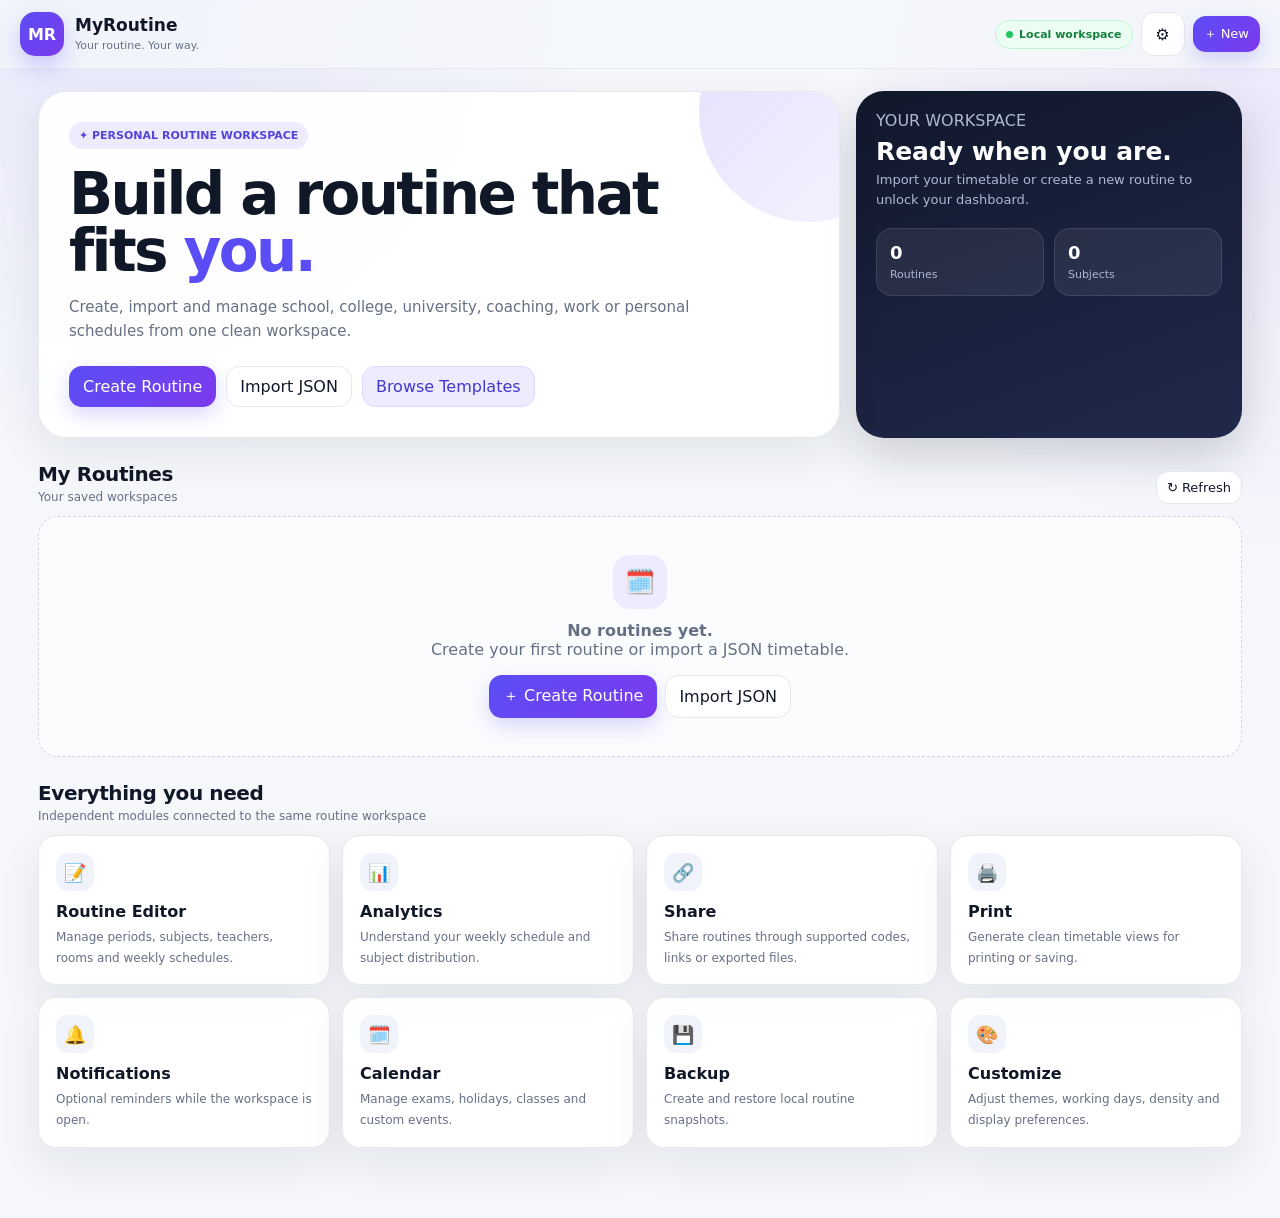
<file: index_replacement.html>
<!DOCTYPE html>
<html lang="en">
<head>
  <meta charset="UTF-8">
  <meta name="viewport" content="width=device-width, initial-scale=1.0, viewport-fit=cover">
  <meta name="theme-color" content="#0b1020">
  <meta name="description" content="MyRoutine — a modern routine and timetable workspace.">
  <title>MyRoutine — Your Routine. Your Way.</title>

  <style>
    *{box-sizing:border-box}
    :root{
      --bg:#f5f7fb;
      --surface:rgba(255,255,255,.92);
      --surface-solid:#fff;
      --surface-soft:#f0f3f9;
      --text:#101828;
      --muted:#667085;
      --faint:#98a2b3;
      --border:#e4e7ec;
      --primary:#5b4df5;
      --primary-2:#7c3aed;
      --primary-soft:#eeebff;
      --success:#16a34a;
      --warning:#d97706;
      --danger:#dc2626;
      --shadow:0 16px 45px rgba(16,24,40,.08);
      --shadow-sm:0 6px 20px rgba(16,24,40,.07);
      --radius:22px;
      --radius-sm:14px;
    }

    html,body{
      margin:0;
      padding:0;
      min-height:100%;
      background:
        radial-gradient(circle at 10% 0%,rgba(91,77,245,.09),transparent 28%),
        radial-gradient(circle at 100% 10%,rgba(124,58,237,.08),transparent 26%),
        var(--bg);
      color:var(--text);
      font-family:Inter,ui-sans-serif,system-ui,-apple-system,BlinkMacSystemFont,"Segoe UI",sans-serif;
    }

    body{min-height:100vh}
    button,input,select{font:inherit}
    button{cursor:pointer}
    button:disabled{opacity:.55;cursor:not-allowed}

    .app{min-height:100vh}

    /* TOP BAR */
    .topbar{
      position:sticky;
      top:0;
      z-index:60;
      display:flex;
      align-items:center;
      justify-content:space-between;
      gap:14px;
      padding:12px max(16px,calc((100vw - 1240px)/2));
      background:rgba(245,247,251,.82);
      backdrop-filter:blur(22px);
      border-bottom:1px solid rgba(228,231,236,.8);
    }

    .brand{display:flex;align-items:center;gap:11px;min-width:0}
    .logo{
      width:44px;height:44px;border-radius:15px;
      display:grid;place-items:center;
      color:#fff;font-weight:900;font-size:16px;
      background:linear-gradient(135deg,var(--primary),var(--primary-2));
      box-shadow:0 10px 24px rgba(91,77,245,.28);
      flex:0 0 auto;
    }
    .brand h1{font-size:17px;margin:0;line-height:1.1}
    .brand p{font-size:11px;color:var(--muted);margin:4px 0 0}
    .top-actions{display:flex;gap:8px;align-items:center}

    .icon-btn,.btn{
      border:1px solid var(--border);
      background:var(--surface-solid);
      color:var(--text);
      border-radius:13px;
      padding:10px 13px;
      transition:.18s ease;
    }
    .icon-btn:hover,.btn:hover{transform:translateY(-1px);box-shadow:var(--shadow-sm)}
    .icon-btn{width:44px;height:44px;padding:0}
    .btn.primary{
      background:linear-gradient(135deg,var(--primary),var(--primary-2));
      border-color:transparent;color:#fff;
      box-shadow:0 8px 20px rgba(91,77,245,.22);
    }
    .btn.soft{background:var(--primary-soft);border-color:#ddd8ff;color:#4338ca}
    .btn.danger{color:#fff;background:var(--danger);border-color:var(--danger)}
    .btn.small{padding:8px 10px;font-size:13px}
    .btn.ghost{background:transparent;border-color:transparent}
    .status-pill{
      display:inline-flex;align-items:center;gap:6px;
      padding:7px 10px;border-radius:999px;
      font-size:11px;font-weight:700;
      background:#ecfdf3;color:#15803d;border:1px solid #bbf7d0;
    }
    .status-dot{width:7px;height:7px;border-radius:50%;background:#22c55e}

    /* HOME */
    .home-wrap{max-width:1240px;margin:0 auto;padding:22px 18px 70px}

    .hero{
      display:grid;
      grid-template-columns:minmax(0,1.35fr) minmax(300px,.65fr);
      gap:16px;
      margin-bottom:16px;
    }

    .hero-card,.panel,.feature,.routine-card,.stat-card{
      background:var(--surface);
      border:1px solid rgba(228,231,236,.92);
      box-shadow:var(--shadow);
      backdrop-filter:blur(18px);
    }

    .hero-card{
      min-height:330px;
      padding:30px;
      border-radius:28px;
      position:relative;
      overflow:hidden;
    }

    .hero-card:after{
      content:"";
      position:absolute;
      width:220px;height:220px;
      right:-80px;top:-90px;
      border-radius:50%;
      background:linear-gradient(135deg,rgba(91,77,245,.18),rgba(124,58,237,.05));
    }

    .eyebrow{
      display:inline-flex;align-items:center;gap:7px;
      padding:7px 10px;border-radius:999px;
      background:var(--primary-soft);
      color:#5146d8;font-size:11px;font-weight:800;
      margin-bottom:17px;
    }

    .hero h2{
      max-width:700px;
      font-size:clamp(34px,5vw,58px);
      line-height:.98;
      letter-spacing:-.045em;
      margin:0 0 15px;
    }
    .hero h2 span{color:var(--primary)}
    .hero p{max-width:650px;color:var(--muted);line-height:1.65;margin:0 0 22px;font-size:15px}
    .hero-actions{display:flex;gap:10px;flex-wrap:wrap;position:relative;z-index:2}

    .hero-side{
      padding:20px;
      border-radius:28px;
      background:linear-gradient(160deg,#11182c,#20294b);
      color:#fff;
      box-shadow:0 18px 45px rgba(17,24,39,.18);
    }
    .hero-side .mini-label{color:#aeb8d2}
    .hero-side h3{font-size:25px;margin:7px 0 4px}
    .hero-side p{color:#aeb8d2;font-size:13px;line-height:1.55;margin:0}
    .hero-side-grid{display:grid;grid-template-columns:1fr 1fr;gap:10px;margin-top:18px}
    .hero-side-item{
      padding:13px;border-radius:16px;
      background:rgba(255,255,255,.07);
      border:1px solid rgba(255,255,255,.1);
    }
    .hero-side-item b{display:block;font-size:18px}
    .hero-side-item span{font-size:11px;color:#aeb8d2}

    .section-head{
      display:flex;align-items:flex-end;justify-content:space-between;
      gap:10px;margin:24px 0 12px;
    }
    .section-head h3{margin:0;font-size:20px;letter-spacing:-.02em}
    .section-head p{margin:4px 0 0;color:var(--muted);font-size:12px}

    .routine-grid{display:grid;grid-template-columns:repeat(3,1fr);gap:13px}
    .routine-card{
      padding:17px;border-radius:20px;
      transition:.18s ease;
    }
    .routine-card:hover{transform:translateY(-2px);box-shadow:0 20px 48px rgba(16,24,40,.11)}
    .routine-card-top{display:flex;justify-content:space-between;gap:10px;align-items:flex-start}
    .routine-icon{
      width:42px;height:42px;border-radius:13px;
      display:grid;place-items:center;
      color:#4c43d4;background:var(--primary-soft);
      font-weight:900;
    }
    .routine-card h4{margin:13px 0 5px;font-size:17px}
    .routine-meta{font-size:12px;color:var(--muted);line-height:1.6;min-height:42px}
    .routine-actions{display:flex;gap:7px;flex-wrap:wrap;margin-top:14px}
    .empty{
      grid-column:1/-1;
      padding:38px 22px;text-align:center;
      color:var(--muted);
      border:1px dashed #cfd5df;
      border-radius:20px;
      background:rgba(255,255,255,.62);
    }
    .empty-icon{
      width:54px;height:54px;border-radius:17px;
      display:grid;place-items:center;margin:0 auto 12px;
      background:var(--primary-soft);font-size:24px;
    }

    .features{display:grid;grid-template-columns:repeat(4,1fr);gap:12px}
    .feature{padding:17px;border-radius:18px}
    .feature-icon{
      width:38px;height:38px;border-radius:12px;
      display:grid;place-items:center;
      background:var(--surface-soft);
      font-size:18px;
    }
    .feature b{display:block;margin:11px 0 5px}
    .feature span{font-size:12px;color:var(--muted);line-height:1.55}

    /* WORKSPACE */
    #workspace{display:none}
    .workspace-shell{max-width:1240px;margin:0 auto;padding:18px 18px 60px}
    .workspace-bar{
      display:flex;align-items:center;gap:9px;flex-wrap:wrap;
      margin-bottom:14px;
    }
    .workspace-title{flex:1;min-width:190px}
    .workspace-title h2{margin:0;font-size:23px;letter-spacing:-.025em}
    .workspace-title p{margin:4px 0 0;color:var(--muted);font-size:12px}
    .workspace-panel{
      min-height:70vh;
      background:transparent;
    }

    .dashboard-shell{
      display:grid;
      grid-template-columns:minmax(0,1fr) 320px;
      gap:14px;
    }
    .dashboard-main,.dashboard-side{
      display:flex;flex-direction:column;gap:14px;
    }
    .panel{border-radius:22px;padding:18px}
    .panel-title{
      display:flex;align-items:center;justify-content:space-between;
      gap:10px;margin-bottom:14px;
    }
    .panel-title h3{margin:0;font-size:16px}
    .panel-title span{font-size:11px;color:var(--muted)}

    .welcome{
      padding:22px;
      border-radius:22px;
      color:#fff;
      background:linear-gradient(135deg,#161c31,#303b6d);
      box-shadow:0 18px 45px rgba(22,28,49,.18);
    }
    .welcome small{color:#b9c1d9}
    .welcome h3{margin:7px 0 5px;font-size:26px}
    .welcome p{margin:0;color:#c4cbe0;font-size:13px;line-height:1.55}
    .dashboard-actions{display:flex;gap:8px;flex-wrap:wrap;margin-top:16px}
    .dashboard-actions .btn{background:rgba(255,255,255,.1);color:#fff;border-color:rgba(255,255,255,.14)}

    .stats-grid{display:grid;grid-template-columns:repeat(4,1fr);gap:10px}
    .stat-card{padding:15px;border-radius:18px}
    .stat-card span{font-size:11px;color:var(--muted)}
    .stat-card strong{display:block;font-size:25px;margin-top:5px;letter-spacing:-.03em}
    .stat-card em{font-style:normal;font-size:10px;color:var(--faint)}

    .next-class{
      padding:16px;border-radius:18px;
      background:linear-gradient(135deg,var(--primary-soft),#f7f5ff);
      border:1px solid #ded9ff;
    }
    .next-class .label{font-size:11px;color:#5b54a8;font-weight:800}
    .next-class h4{margin:7px 0 3px;font-size:20px}
    .next-class p{margin:0;color:#66618d;font-size:12px}

    .today-list{display:grid;gap:8px}
    .class-row{
      display:grid;
      grid-template-columns:82px minmax(0,1fr) auto;
      gap:10px;align-items:center;
      padding:11px;
      border-radius:14px;
      background:var(--surface-soft);
    }
    .class-time{font-size:11px;font-weight:800}
    .class-name{font-size:13px;font-weight:750}
    .class-sub{font-size:10px;color:var(--muted);margin-top:2px}
    .class-badge{
      padding:5px 8px;border-radius:999px;
      background:#fff;border:1px solid var(--border);
      font-size:10px;color:var(--muted)
    }

    .week-grid{display:grid;grid-template-columns:repeat(6,1fr);gap:7px}
    .day-card{
      min-height:105px;padding:10px;border-radius:15px;
      background:var(--surface-soft);
      border:1px solid transparent;
    }
    .day-card.active{background:var(--primary-soft);border-color:#ddd8ff}
    .day-name{font-size:11px;font-weight:800}
    .day-count{font-size:10px;color:var(--muted);margin-top:4px}
    .day-bar{height:5px;border-radius:99px;background:#dfe3eb;margin-top:13px;overflow:hidden}
    .day-bar i{display:block;height:100%;width:40%;border-radius:99px;background:var(--primary)}

    .quick-actions{display:grid;grid-template-columns:1fr 1fr;gap:8px}
    .quick-action{
      text-align:left;padding:13px;border-radius:15px;
      border:1px solid var(--border);background:var(--surface-solid);
    }
    .quick-action b{display:block;font-size:12px}
    .quick-action span{font-size:10px;color:var(--muted)}

    /* MODAL */
    .modal-backdrop{
      position:fixed;inset:0;z-index:100;
      display:none;
      background:rgba(15,23,42,.56);
      backdrop-filter:blur(7px);
      padding:14px;
      align-items:center;justify-content:center;
    }
    .modal-backdrop.open{display:flex}
    .modal{
      width:min(600px,100%);
      max-height:92vh;overflow:auto;
      background:var(--surface-solid);
      border-radius:24px;
      border:1px solid var(--border);
      box-shadow:0 30px 90px rgba(0,0,0,.25);
    }
    .modal-head{
      display:flex;align-items:center;justify-content:space-between;
      padding:18px 20px;border-bottom:1px solid var(--border)
    }
    .modal-head h3{margin:0;font-size:18px}
    .modal-body{padding:20px}
    .form-grid{display:grid;grid-template-columns:1fr 1fr;gap:13px}
    .field{display:flex;flex-direction:column;gap:6px}
    .field.full{grid-column:1/-1}
    .field label{font-size:11px;font-weight:800;color:var(--muted)}
    .field input,.field select{
      width:100%;padding:11px 12px;
      border:1px solid var(--border);
      border-radius:12px;background:#fff;color:var(--text);
      outline:none;
    }
    .field input:focus,.field select:focus{border-color:var(--primary);box-shadow:0 0 0 3px rgba(91,77,245,.1)}
    .modal-footer{
      display:flex;justify-content:flex-end;gap:8px;
      padding:15px 20px;border-top:1px solid var(--border)
    }

    .toast{
      position:fixed;left:50%;bottom:22px;z-index:300;
      transform:translate(-50%,20px);opacity:0;pointer-events:none;
      background:#111827;color:#fff;padding:11px 15px;border-radius:13px;
      box-shadow:0 15px 35px rgba(0,0,0,.2);
      transition:.2s;font-size:13px;
    }
    .toast.show{opacity:1;transform:translate(-50%,0)}
    .hidden{display:none!important}

    @media(max-width:900px){
      .hero{grid-template-columns:1fr}
      .routine-grid{grid-template-columns:1fr 1fr}
      .features{grid-template-columns:1fr 1fr}
      .dashboard-shell{grid-template-columns:1fr}
      .stats-grid{grid-template-columns:repeat(2,1fr)}
      .week-grid{grid-template-columns:repeat(3,1fr)}
    }

    @media(max-width:560px){
      .topbar{padding:10px 12px}
      .home-wrap,.workspace-shell{padding-left:12px;padding-right:12px}
      .hero-card{padding:23px}
      .hero h2{font-size:38px}
      .routine-grid,.features{grid-template-columns:1fr}
      .form-grid{grid-template-columns:1fr}
      .field.full{grid-column:auto}
      .topbar .status-pill{display:none}
      .brand p{display:none}
      .workspace-bar .btn.small{padding:8px}
      .workspace-title h2{font-size:19px}
      .class-row{grid-template-columns:70px minmax(0,1fr)}
      .class-badge{display:none}
      .week-grid{grid-template-columns:repeat(2,1fr)}
    }
  </style>
</head>

<body>

<div class="app" id="homeApp">

  <header class="topbar">
    <div class="brand">
      <div class="logo">MR</div>
      <div>
        <h1>MyRoutine</h1>
        <p>Your routine. Your way.</p>
      </div>
    </div>

    <div class="top-actions">
      <span class="status-pill">
        <i class="status-dot"></i>
        Local workspace
      </span>
      <button class="icon-btn" type="button" onclick="openSettings()" aria-label="Settings">⚙️</button>
      <button class="btn primary small" type="button" onclick="openCreateModal()">＋ New</button>
    </div>
  </header>

  <div class="home-wrap">

    <section class="hero">
      <div class="hero-card">
        <div class="eyebrow">✦ PERSONAL ROUTINE WORKSPACE</div>

        <h2>
          Build a routine that fits <span>you.</span>
        </h2>

        <p>
          Create, import and manage school, college, university,
          coaching, work or personal schedules from one clean workspace.
        </p>

        <div class="hero-actions">
          <button class="btn primary" type="button" onclick="openCreateModal()">
            Create Routine
          </button>

          <button class="btn" type="button" onclick="importRoutine()">
            Import JSON
          </button>

          <button class="btn soft" type="button" onclick="openTemplates()">
            Browse Templates
          </button>
        </div>
      </div>

      <aside class="hero-side">
        <span class="mini-label">YOUR WORKSPACE</span>
        <h3 id="heroRoutineTitle">Ready when you are.</h3>
        <p id="heroRoutineMeta">
          Import your timetable or create a new routine to unlock your dashboard.
        </p>

        <div class="hero-side-grid">
          <div class="hero-side-item">
            <b id="heroRoutineCount">0</b>
            <span>Routines</span>
          </div>
          <div class="hero-side-item">
            <b id="heroSubjectCount">0</b>
            <span>Subjects</span>
          </div>
        </div>
      </aside>
    </section>

    <div class="section-head">
      <div>
        <h3>My Routines</h3>
        <p>Your saved workspaces</p>
      </div>

      <button class="btn small" type="button" onclick="refreshHome()">
        ↻ Refresh
      </button>
    </div>

    <section id="routineList" class="routine-grid"></section>

    <div class="section-head">
      <div>
        <h3>Everything you need</h3>
        <p>Independent modules connected to the same routine workspace</p>
      </div>
    </div>

    <section class="features">
      <div class="feature">
        <div class="feature-icon">📝</div>
        <b>Routine Editor</b>
        <span>Manage periods, subjects, teachers, rooms and weekly schedules.</span>
      </div>

      <div class="feature">
        <div class="feature-icon">📊</div>
        <b>Analytics</b>
        <span>Understand your weekly schedule and subject distribution.</span>
      </div>

      <div class="feature">
        <div class="feature-icon">🔗</div>
        <b>Share</b>
        <span>Share routines through supported codes, links or exported files.</span>
      </div>

      <div class="feature">
        <div class="feature-icon">🖨️</div>
        <b>Print</b>
        <span>Generate clean timetable views for printing or saving.</span>
      </div>

      <div class="feature">
        <div class="feature-icon">🔔</div>
        <b>Notifications</b>
        <span>Optional reminders while the workspace is open.</span>
      </div>

      <div class="feature">
        <div class="feature-icon">🗓️</div>
        <b>Calendar</b>
        <span>Manage exams, holidays, classes and custom events.</span>
      </div>

      <div class="feature">
        <div class="feature-icon">💾</div>
        <b>Backup</b>
        <span>Create and restore local routine snapshots.</span>
      </div>

      <div class="feature">
        <div class="feature-icon">🎨</div>
        <b>Customize</b>
        <span>Adjust themes, working days, density and display preferences.</span>
      </div>
    </section>

  </div>
</div>


<!-- WORKSPACE / DASHBOARD -->
<div id="workspace">

  <div class="workspace-shell">

    <div class="workspace-bar">
      <button class="btn small" type="button" onclick="closeWorkspace()">← Home</button>

      <div class="workspace-title">
        <h2 id="workspaceName">MyRoutine</h2>
        <p id="workspaceMeta">Routine workspace</p>
      </div>

      <button class="btn small" type="button" onclick="openViewer()">👁 View</button>
      <button class="btn small" type="button" onclick="openEditor()">✏️ Edit</button>
      <button class="btn small" type="button" onclick="openCalendar()">📅</button>
      <button class="btn small" type="button" onclick="openSettings()">⚙️</button>
    </div>

    <div id="workspacePanel" class="workspace-panel"></div>

  </div>
</div>


<!-- CREATE ROUTINE -->
<div id="createModal" class="modal-backdrop" onclick="backdropClose(event,'createModal')">
  <div class="modal">

    <div class="modal-head">
      <h3>Create a new routine</h3>
      <button class="icon-btn" type="button" onclick="closeModal('createModal')">×</button>
    </div>

    <form id="createForm">

      <div class="modal-body">

        <div class="form-grid">

          <div class="field full">
            <label>Routine name *</label>
            <input id="routineName" required placeholder="e.g. Class 11 Weekly Routine">
          </div>

          <div class="field">
            <label>Institution type</label>
            <select id="institutionType">
              <option>School</option>
              <option>College</option>
              <option>University</option>
              <option>Coaching Institute</option>
              <option>Work</option>
              <option>Personal</option>
              <option>Other</option>
            </select>
          </div>

          <div class="field">
            <label>Institution name</label>
            <input id="institutionName" placeholder="Optional">
          </div>

          <div class="field">
            <label>Course / Class</label>
            <input id="course" placeholder="e.g. Class 11 / B.Tech CSE">
          </div>

          <div class="field">
            <label>Section</label>
            <input id="section" placeholder="e.g. A">
          </div>

          <div class="field">
            <label>Session</label>
            <input id="session" placeholder="e.g. 2026–27">
          </div>

          <div class="field">
            <label>Week starts</label>
            <select id="weekStart">
              <option value="Monday">Monday</option>
              <option value="Sunday">Sunday</option>
            </select>
          </div>

        </div>

      </div>

      <div class="modal-footer">
        <button class="btn" type="button" onclick="closeModal('createModal')">Cancel</button>
        <button class="btn primary" type="submit">Create & Open</button>
      </div>

    </form>
  </div>
</div>


<div id="toast" class="toast"></div>


<!-- Existing MyRoutine modules -->
<script src="myroutine.js"></script>
<script src="routine-ui.js"></script>
<script src="routine-storage.js"></script>
<script src="routine-data.js"></script>
<script src="routine-settings.js"></script>
<script src="routine-editor.js"></script>
<script src="routine-view.js"></script>
<script src="routine-share.js"></script>
<script src="routine-calendar.js"></script>
<script src="routine-notifications.js"></script>
<script src="routine-templates.js"></script>
<script src="routine-dashboard.js"></script>
<script src="routine-search.js"></script>
<script src="routine-analytics.js"></script>
<script src="routine-backup.js"></script>
<script src="routine-print.js"></script>


<script>
(function () {
  "use strict";

  window.MyRoutineIndex = {
    workspaceOpen: false
  };


  function app() {
    return window.MyRoutine || null;
  }


  function routines() {
    const a = app();

    if (!a) return [];

    /*
     * The current core exposes its real data
     * through state.data.routines.
     */
    if (
      a.state &&
      a.state.data &&
      Array.isArray(a.state.data.routines)
    ) {
      return a.state.data.routines;
    }

    if (typeof a.getRoutines === "function") {
      try {
        return a.getRoutines() || [];
      } catch (error) {
        console.error(error);
      }
    }

    if (
      a.data &&
      Array.isArray(a.data.routines)
    ) {
      return a.data.routines;
    }

    return [];
  }


  function activeRoutine() {
    const a = app();

    if (!a) return null;

    if (typeof a.getActiveRoutine === "function") {
      return a.getActiveRoutine();
    }

    const list = routines();

    const id =
      a.state &&
      a.state.activeRoutineId;

    return list.find(function (r) {
      return r.id === id;
    }) || null;
  }


  function notify(message) {
    const toast =
      document.getElementById("toast");

    if (!toast) return;

    toast.textContent = message;
    toast.classList.add("show");

    clearTimeout(window.__myRoutineToast);

    window.__myRoutineToast =
      setTimeout(function () {
        toast.classList.remove("show");
      }, 2300);
  }

  window.notifyMyRoutine = notify;


  function escapeHtml(value) {
    return String(value == null ? "" : value)
      .replace(/&/g, "&amp;")
      .replace(/</g, "&lt;")
      .replace(/>/g, "&gt;")
      .replace(/"/g, "&quot;")
      .replace(/'/g, "&#039;");
  }


  function institutionName(routine) {
    const institution =
      routine.institution ||
      routine.institutionName ||
      (
        routine.settings &&
        routine.settings.institutionName
      );

    if (typeof institution === "object") {
      return institution.name ||
             institution.type ||
             "Personal";
    }

    return institution || "Personal routine";
  }


  function courseName(routine) {
    return (
      routine.course ||
      routine.className ||
      (
        routine.academic &&
        routine.academic.course
      ) ||
      (
        routine.settings &&
        routine.settings.course
      ) ||
      ""
    );
  }


  function renderHomeSummary(data) {
    const count =
      document.getElementById("heroRoutineCount");

    const subjectCount =
      document.getElementById("heroSubjectCount");

    const title =
      document.getElementById("heroRoutineTitle");

    const meta =
      document.getElementById("heroRoutineMeta");

    const totalSubjects =
      data.reduce(function (sum, routine) {
        return sum +
          (
            Array.isArray(routine.subjects)
              ? routine.subjects.length
              : 0
          );
      }, 0);

    if (count) {
      count.textContent = data.length;
    }

    if (subjectCount) {
      subjectCount.textContent = totalSubjects;
    }

    const first = data[0];

    if (first) {
      if (title) {
        title.textContent =
          first.name || "Your routine";
      }

      if (meta) {
        meta.textContent =
          institutionName(first) +
          (
            courseName(first)
              ? " · " + courseName(first)
              : ""
          );
      }
    } else {
      if (title) {
        title.textContent = "Ready when you are.";
      }

      if (meta) {
        meta.textContent =
          "Import your timetable or create a new routine to unlock your dashboard.";
      }
    }
  }


  function renderRoutines() {

    const list =
      document.getElementById("routineList");

    if (!list) return;

    const data = routines();

    renderHomeSummary(data);

    if (!data.length) {

      list.innerHTML =
        '<div class="empty">' +
          '<div class="empty-icon">🗓️</div>' +
          '<strong>No routines yet.</strong><br>' +
          '<span>Create your first routine or import a JSON timetable.</span>' +
          '<div style="margin-top:16px;display:flex;justify-content:center;gap:8px;flex-wrap:wrap">' +
            '<button class="btn primary" onclick="openCreateModal()">＋ Create Routine</button>' +
            '<button class="btn" onclick="importRoutine()">Import JSON</button>' +
          '</div>' +
        '</div>';

      return;
    }


    list.innerHTML =
      data.map(function (routine, index) {

        const subjects =
          Array.isArray(routine.subjects)
            ? routine.subjects.length
            : 0;

        const periods =
          Array.isArray(routine.periods)
            ? routine.periods.length
            : 0;

        return (
          '<article class="routine-card">' +

            '<div class="routine-card-top">' +

              '<div class="routine-icon">' +
                escapeHtml(
                  (routine.name || "MR")
                    .trim()
                    .slice(0,2)
                    .toUpperCase()
                ) +
              '</div>' +

              '<span class="status-pill">' +
                '<i class="status-dot"></i>' +
                'Ready' +
              '</span>' +

            '</div>' +

            '<h4>' +
              escapeHtml(
                routine.name ||
                "Untitled Routine"
              ) +
            '</h4>' +

            '<div class="routine-meta">' +
              escapeHtml(
                institutionName(routine)
              ) +

              (
                courseName(routine)
                  ? " · " +
                    escapeHtml(
                      courseName(routine)
                    )
                  : ""
              ) +

              '<br>' +

              subjects +
              ' subjects · ' +
              periods +
              ' periods' +

            '</div>' +

            '<div class="routine-actions">' +

              '<button class="btn primary small" ' +
                'onclick=\'openRoutineWorkspace(' +
                JSON.stringify(routine.id) +
                ')\'>Open workspace</button>' +

              '<button class="btn small" ' +
                'onclick=\'duplicateRoutine(' +
                JSON.stringify(routine.id) +
                ')\'>Duplicate</button>' +

              '<button class="btn small" ' +
                'onclick=\'deleteRoutine(' +
                JSON.stringify(routine.id) +
                ')\'>Delete</button>' +

            '</div>' +

          '</article>'
        );

      }).join("");
  }


  window.refreshHome = function () {
    renderRoutines();
  };


  /* =====================================================
     CREATE / MODAL
     ===================================================== */

  window.openCreateModal = function () {

    const modal =
      document.getElementById("createModal");

    if (!modal) return;

    modal.classList.add("open");

    setTimeout(function () {

      const input =
        document.getElementById("routineName");

      if (input) input.focus();

    }, 80);
  };


  window.closeModal = function (id) {

    const el =
      document.getElementById(id);

    if (el) {
      el.classList.remove("open");
    }
  };


  window.backdropClose = function (event, id) {

    if (event.target.id === id) {
      closeModal(id);
    }
  };


  document
    .getElementById("createForm")
    .addEventListener(
      "submit",
      function (event) {

        event.preventDefault();

        const name =
          document
            .getElementById("routineName")
            .value
            .trim();

        if (!name) return;

        const payload = {

          name,

          institutionName:
            document
              .getElementById("institutionName")
              .value
              .trim(),

          institutionType:
            document
              .getElementById("institutionType")
              .value,

          course:
            document
              .getElementById("course")
              .value
              .trim(),

          section:
            document
              .getElementById("section")
              .value
              .trim(),

          session:
            document
              .getElementById("session")
              .value
              .trim(),

          weekStart:
            document
              .getElementById("weekStart")
              .value
        };

        const a = app();

        let created = null;

        try {

          if (
            a &&
            typeof a.createRoutine === "function"
          ) {
            created =
              a.createRoutine(payload);
          }

        } catch (error) {
          console.error(error);
          notify("Could not create the routine.");
        }

        closeModal("createModal");

        renderRoutines();

        if (created && created.id) {

          setTimeout(function () {
            openRoutineWorkspace(
              created.id
            );
          }, 100);

        } else {
          notify("Routine created.");
        }
      }
    );


  /* =====================================================
     IMPORT JSON
     ===================================================== */

  window.importRoutine = function () {

    const a = app();

    if (
      !a ||
      typeof a.importRoutineFile !== "function"
    ) {
      notify(
        "JSON importer is unavailable."
      );
      return;
    }

    const input =
      document.createElement("input");

    input.type = "file";
    input.accept = ".json,application/json";

    input.onchange =
      async function () {

        const file =
          input.files &&
          input.files[0];

        if (!file) return;

        try {

          await a.importRoutineFile(file);

          renderRoutines();

          const current =
            activeRoutine();

          if (current) {
            setTimeout(function () {
              openRoutineWorkspace(
                current.id
              );
            }, 100);
          }

          notify(
            "JSON routine imported successfully."
          );

        } catch (error) {

          console.error(error);

          notify(
            error.message ||
            "Unable to import JSON."
          );
        }
      };

    input.click();
  };


  /* =====================================================
     WORKSPACE DASHBOARD
     ===================================================== */

  function dayKey(date) {
    return [
      "sunday",
      "monday",
      "tuesday",
      "wednesday",
      "thursday",
      "friday",
      "saturday"
    ][date.getDay()];
  }


  function todayClasses(routine) {

    const day = dayKey(new Date());

    const schedule =
      routine.schedule || {};

    const entries =
      Array.isArray(schedule[day])
        ? schedule[day]
        : Array.isArray(schedule[
            day.charAt(0).toUpperCase() +
            day.slice(1)
          ])
          ? schedule[
              day.charAt(0).toUpperCase() +
              day.slice(1)
            ]
          : [];

    return entries.map(function (entry) {

      const period =
        Array.isArray(routine.periods)
          ? routine.periods.find(
              p => p.id === entry.periodId
            )
          : null;

      const subject =
        Array.isArray(routine.subjects)
          ? routine.subjects.find(
              s => s.id === entry.subjectId
            )
          : null;

      return {
        entry,
        period,
        subject
      };

    });
  }


  function renderDashboard(routine) {

    const panel =
      document.getElementById(
        "workspacePanel"
      );

    if (!panel) return;

    const subjects =
      Array.isArray(routine.subjects)
        ? routine.subjects
        : [];

    const periods =
      Array.isArray(routine.periods)
        ? routine.periods
        : [];

    const classes =
      todayClasses(routine);

    const schedule =
      routine.schedule || {};

    const days = [
      "Monday",
      "Tuesday",
      "Wednesday",
      "Thursday",
      "Friday",
      "Saturday"
    ];

    let totalClasses = 0;

    days.forEach(function (day) {
      const key =
        day.toLowerCase();

      const list =
        Array.isArray(schedule[key])
          ? schedule[key]
          : Array.isArray(schedule[day])
            ? schedule[day]
            : [];

      totalClasses += list.length;
    });


    const todayName =
      new Date().toLocaleDateString(
        "en-US",
        { weekday:"long" }
      );


    const firstClass =
      classes[0] || null;


    let todayHTML = "";

    if (!classes.length) {

      todayHTML =
        '<div class="empty" style="padding:24px">' +
          '<div class="empty-icon">☕</div>' +
          '<strong>No classes scheduled for ' +
          escapeHtml(todayName) +
          '.</strong><br>' +
          '<span>Your timetable is clear today.</span>' +
        '</div>';

    } else {

      todayHTML =
        '<div class="today-list">' +

          classes.map(function (item) {

            const p =
              item.period || {};

            const s =
              item.subject || {};

            const time =
              p.start && p.end
                ? p.start + " – " + p.end
                : "Scheduled";

            return (
              '<div class="class-row">' +

                '<div class="class-time">' +
                  escapeHtml(time) +
                '</div>' +

                '<div>' +
                  '<div class="class-name">' +
                    escapeHtml(
                      s.name ||
                      s.title ||
                      "Class"
                    ) +
                  '</div>' +

                  '<div class="class-sub">' +
                    escapeHtml(
                      s.teacher ||
                      s.faculty ||
                      ""
                    ) +
                  '</div>' +
                '</div>' +

                '<span class="class-badge">' +
                  escapeHtml(
                    p.room ||
                    p.type ||
                    "Class"
                  ) +
                '</span>' +

              '</div>'
            );

          }).join("") +

        '</div>';
    }


    const weekHTML =
      days.map(function (day) {

        const key =
          day.toLowerCase();

        const list =
          Array.isArray(schedule[key])
            ? schedule[key]
            : Array.isArray(schedule[day])
              ? schedule[day]
              : [];

        const width =
          Math.min(
            100,
            Math.max(
              10,
              list.length * 18
            )
          );

        const active =
          day === todayName
            ? " active"
            : "";

        return (
          '<div class="day-card' +
            active +
          '">' +

            '<div class="day-name">' +
              day.slice(0,3) +
            '</div>' +

            '<div class="day-count">' +
              list.length +
              ' classes' +
            '</div>' +

            '<div class="day-bar">' +
              '<i style="width:' +
                width +
              '%"></i>' +
            '</div>' +

          '</div>'
        );

      }).join("");


    panel.innerHTML =

      '<div class="dashboard-shell">' +

        '<div class="dashboard-main">' +

          '<section class="welcome">' +

            '<small>' +
              escapeHtml(
                institutionName(routine)
              ) +
            '</small>' +

            '<h3>' +
              escapeHtml(
                routine.name ||
                "Your routine"
              ) +
            '</h3>' +

            '<p>' +
              escapeHtml(
                courseName(routine) ||
                "Your personal timetable workspace"
              ) +
            '</p>' +

            '<div class="dashboard-actions">' +

              '<button class="btn" onclick="openEditor()">✏️ Edit</button>' +
              '<button class="btn" onclick="openViewer()">👁 Timetable</button>' +
              '<button class="btn" onclick="openCalendar()">📅 Calendar</button>' +
              '<button class="btn" onclick="openAnalytics()">📊 Analytics</button>' +

            '</div>' +

          '</section>' +


          '<section class="stats-grid">' +

            '<div class="stat-card">' +
              '<span>Subjects</span>' +
              '<strong>' +
                subjects.length +
              '</strong>' +
              '<em>in this routine</em>' +
            '</div>' +

            '<div class="stat-card">' +
              '<span>Periods</span>' +
              '<strong>' +
                periods.length +
              '</strong>' +
              '<em>defined slots</em>' +
            '</div>' +

            '<div class="stat-card">' +
              '<span>Weekly classes</span>' +
              '<strong>' +
                totalClasses +
              '</strong>' +
              '<em>scheduled entries</em>' +
            '</div>' +

            '<div class="stat-card">' +
              '<span>Today</span>' +
              '<strong>' +
                classes.length +
              '</strong>' +
              '<em>' +
                escapeHtml(todayName) +
              '</em>' +
            '</div>' +

          '</section>' +


          '<section class="panel">' +

            '<div class="panel-title">' +
              '<h3>Today</h3>' +
              '<span>' +
                escapeHtml(todayName) +
              '</span>' +
            '</div>' +

            (
              firstClass
                ? '<div class="next-class">' +
                    '<div class="label">NEXT UP</div>' +
                    '<h4>' +
                      escapeHtml(
                        (
                          firstClass.subject || {}
                        ).name ||
                        (
                          firstClass.subject || {}
                        ).title ||
                        "Scheduled class"
                      ) +
                    '</h4>' +
                    '<p>' +
                      escapeHtml(
                        (
                          firstClass.period || {}
                        ).start || ""
                      ) +
                      (
                        (
                          firstClass.period || {}
                        ).end
                          ? " – " +
                            (
                              firstClass.period || {}
                            ).end
                          : ""
                      ) +
                    '</p>' +
                  '</div>'
                : ""
            ) +

            '<div style="margin-top:12px">' +
              todayHTML +
            '</div>' +

          '</section>' +


          '<section class="panel">' +

            '<div class="panel-title">' +
              '<h3>Week overview</h3>' +
              '<span>Classes by day</span>' +
            '</div>' +

            '<div class="week-grid">' +
              weekHTML +
            '</div>' +

          '</section>' +

        '</div>' +


        '<aside class="dashboard-side">' +

          '<section class="panel">' +

            '<div class="panel-title">' +
              '<h3>Quick actions</h3>' +
              '<span>Workspace</span>' +
            '</div>' +

            '<div class="quick-actions">' +

              '<button class="quick-action" onclick="openEditor()">' +
                '<b>✏️ Edit routine</b>' +
                '<span>Change subjects & periods</span>' +
              '</button>' +

              '<button class="quick-action" onclick="openViewer()">' +
                '<b>👁 View timetable</b>' +
                '<span>Open the full timetable</span>' +
              '</button>' +

              '<button class="quick-action" onclick="openSearch()">' +
                '<b>🔎 Search</b>' +
                '<span>Find schedule entries</span>' +
              '</button>' +

              '<button class="quick-action" onclick="openTemplates()">' +
                '<b>📋 Templates</b>' +
                '<span>Start from a template</span>' +
              '</button>' +

              '<button class="quick-action" onclick="shareRoutine()">' +
                '<b>🔗 Share</b>' +
                '<span>Share your routine</span>' +
              '</button>' +

              '<button class="quick-action" onclick="openBackup()">' +
                '<b>💾 Backup</b>' +
                '<span>Protect your workspace</span>' +
              '</button>' +

            '</div>' +

          '</section>' +


          '<section class="panel">' +

            '<div class="panel-title">' +
              '<h3>Workspace tools</h3>' +
              '<span>More</span>' +
            '</div>' +

            '<div class="quick-actions">' +

              '<button class="quick-action" onclick="openNotifications()">' +
                '<b>🔔 Notifications</b>' +
                '<span>Reminder controls</span>' +
              '</button>' +

              '<button class="quick-action" onclick="printRoutine()">' +
                '<b>🖨️ Print</b>' +
                '<span>Printable timetable</span>' +
              '</button>' +

              '<button class="quick-action" onclick="openAnalytics()">' +
                '<b>📊 Analytics</b>' +
                '<span>Schedule insights</span>' +
              '</button>' +

              '<button class="quick-action" onclick="openSettings()">' +
                '<b>⚙️ Settings</b>' +
                '<span>Customize workspace</span>' +
              '</button>' +

            '</div>' +

          '</section>' +

        '</aside>' +

      '</div>';


    /*
     * If the dedicated dashboard module exists,
     * let it enhance the workspace after our
     * stable fallback dashboard has rendered.
     */
    if (
      window.MyRoutineDashboard &&
      typeof window.MyRoutineDashboard.mount ===
      "function"
    ) {

      try {
        window.MyRoutineDashboard.mount(
          "workspacePanel",
          routine.id
        );
      } catch (error) {
        console.warn(
          "Dashboard module:",
          error
        );
      }
    }
  }


  window.openRoutineWorkspace =
    function (id) {

      const a = app();

      if (!a) {
        notify(
          "Routine engine is still loading."
        );
        return;
      }

      if (a.state) {
        a.state.activeRoutineId = id;
      }

      const routine =
        routines().find(function (r) {
          return r.id === id;
        });

      if (!routine) {
        notify("Routine not found.");
        return;
      }

      window.MyRoutineIndex.workspaceOpen = true;

      document.getElementById(
        "homeApp"
      ).style.display = "none";

      document.getElementById(
        "workspace"
      ).style.display = "block";

      document.getElementById(
        "workspaceName"
      ).textContent =
        routine.name || "MyRoutine";

      document.getElementById(
        "workspaceMeta"
      ).textContent =
        institutionName(routine) +
        (
          courseName(routine)
            ? " · " + courseName(routine)
            : ""
        );

      renderDashboard(routine);
    };


  window.closeWorkspace =
    function () {

      window.MyRoutineIndex.workspaceOpen = false;

      document.getElementById(
        "workspace"
      ).style.display = "none";

      document.getElementById(
        "homeApp"
      ).style.display = "block";

      renderRoutines();
    };


  /* =====================================================
     MODULE BRIDGES
     ===================================================== */

  function callModule(
    objectName,
    method,
    args,
    message
  ) {

    const object =
      window[objectName];

    if (
      object &&
      typeof object[method] === "function"
    ) {

      try {

        return object[method].apply(
          object,
          args || []
        );

      } catch (error) {

        console.error(
          objectName + "." + method,
          error
        );

        notify(
          message ||
          "This feature needs a little more setup."
        );
      }
    }

    notify(
      message ||
      "This feature is unavailable."
    );

    return null;
  }


  window.openEditor = function () {

    const r = activeRoutine();

    if (!r) {
      notify("Select a routine first.");
      return;
    }

    callModule(
      "MyRoutineEditor",
      "open",
      [r.id],
      "Editor module is unavailable."
    );
  };


  window.openViewer = function () {

    const r = activeRoutine();

    if (!r) {
      notify("Select a routine first.");
      return;
    }

    callModule(
      "MyRoutineViewer",
      "open",
      [r.id],
      "Viewer module is unavailable."
    );
  };


  window.openSettings = function () {

    const r = activeRoutine();

    callModule(
      "MyRoutineSettings",
      "open",
      r ? [r.id] : [],
      "Settings module is unavailable."
    );
  };


  window.openCalendar = function () {

    const r = activeRoutine();

    if (!r) {
      notify("Select a routine first.");
      return;
    }

    callModule(
      "MyRoutineCalendar",
      "open",
      [r.id],
      "Calendar module is unavailable."
    );
  };


  window.openSearch = function () {

    callModule(
      "MyRoutineSearch",
      "open",
      [],
      "Search module is unavailable."
    );
  };


  window.openTemplates = function () {

    callModule(
      "MyRoutineTemplates",
      "open",
      [],
      "Template module is unavailable."
    );
  };


  window.openAnalytics = function () {

    const r = activeRoutine();

    if (!r) {
      notify("Select a routine first.");
      return;
    }

    if (
      window.MyRoutineAnalytics &&
      typeof window.MyRoutineAnalytics.generateReport === "function"
    ) {

      try {

        const report =
          window.MyRoutineAnalytics.generateReport();

        if (report) {

          alert(
            "Analytics\n\n" +
            "Subjects: " +
            report.basic.subjects +
            "\nPeriods: " +
            report.basic.periods +
            "\nWeekly classes: " +
            report.basic.scheduledClasses +
            "\nTeachers: " +
            report.basic.teachers +
            "\nRooms: " +
            report.basic.rooms +
            "\nSchedule usage: " +
            report.scheduleDensity.percentage +
            "%"
          );

          return;
        }

      } catch (error) {
        console.error(error);
      }
    }

    callModule(
      "MyRoutineAnalytics",
      "open",
      [r.id],
      "Analytics module is unavailable."
    );
  };


  window.shareRoutine = function () {

    const r = activeRoutine();

    if (!r) {
      notify("Select a routine first.");
      return;
    }

    callModule(
      "MyRoutineShare",
      "open",
      [r.id],
      "Share module is unavailable."
    );
  };


  window.printRoutine = function () {

    const r = activeRoutine();

    if (!r) {
      notify("Select a routine first.");
      return;
    }

    callModule(
      "MyRoutinePrint",
      "open",
      [r.id],
      "Print module is unavailable."
    );
  };


  window.openNotifications = function () {

    callModule(
      "MyRoutineNotifications",
      "open",
      [],
      "Notification module is unavailable."
    );
  };


  window.openBackup = function () {

    callModule(
      "MyRoutineBackup",
      "open",
      [],
      "Backup module is unavailable."
    );
  };


  window.deleteRoutine = function (id) {

    const routine =
      routines().find(function (r) {
        return r.id === id;
      });

    if (!routine) return;

    if (
      !confirm(
        'Delete "' +
        (routine.name || "this routine") +
        '"?'
      )
    ) {
      return;
    }

    const a = app();

    if (
      a &&
      typeof a.deleteRoutine === "function"
    ) {

      a.deleteRoutine(id);

      renderRoutines();

      notify("Routine deleted.");

      return;
    }

    notify(
      "Delete function is unavailable."
    );
  };


  window.duplicateRoutine = function (id) {

    const a = app();

    if (
      a &&
      typeof a.duplicateRoutine === "function"
    ) {

      a.duplicateRoutine(id);

      renderRoutines();

      notify("Routine duplicated.");

      return;
    }

    notify(
      "Duplicate function is unavailable."
    );
  };


  /* =====================================================
     EVENTS / INITIALIZATION
     ===================================================== */

  function initialize() {

    renderRoutines();

    document.addEventListener(
      "myroutine:ready",
      function () {

        renderRoutines();

        const current =
          activeRoutine();

        if (
          window.MyRoutineIndex.workspaceOpen &&
          current
        ) {
          renderDashboard(current);
        }

      }
    );


    [
      "myroutine:changed",
      "myroutine:updated",
      "myroutine:saved"
    ].forEach(function (eventName) {

      document.addEventListener(
        eventName,
        function () {

          renderRoutines();

          if (
            window.MyRoutineIndex.workspaceOpen
          ) {

            const current =
              activeRoutine();

            if (current) {
              renderDashboard(current);
            }
          }

        }
      );

    });


    /*
     * The core loads asynchronously.
     * These short retries make the UI resilient
     * to script-loading order and cached pages.
     */
    let attempts = 0;

    const sync =
      setInterval(function () {

        renderRoutines();

        attempts++;

        if (
          routines().length > 0 ||
          attempts >= 20
        ) {
          clearInterval(sync);
        }

      }, 500);


    window.addEventListener(
      "keydown",
      function (event) {

        if (event.key === "Escape") {

          document
            .querySelectorAll(
              ".modal-backdrop.open"
            )
            .forEach(function (modal) {
              modal.classList.remove("open");
            });
        }

        if (
          (event.ctrlKey || event.metaKey) &&
          event.key.toLowerCase() === "n"
        ) {

          event.preventDefault();

          openCreateModal();
        }

      }
    );
  }


  if (
    document.readyState === "loading"
  ) {

    document.addEventListener(
      "DOMContentLoaded",
      initialize
    );

  } else {

    initialize();

  }

})();
</script>

</body>
</html>
</file>
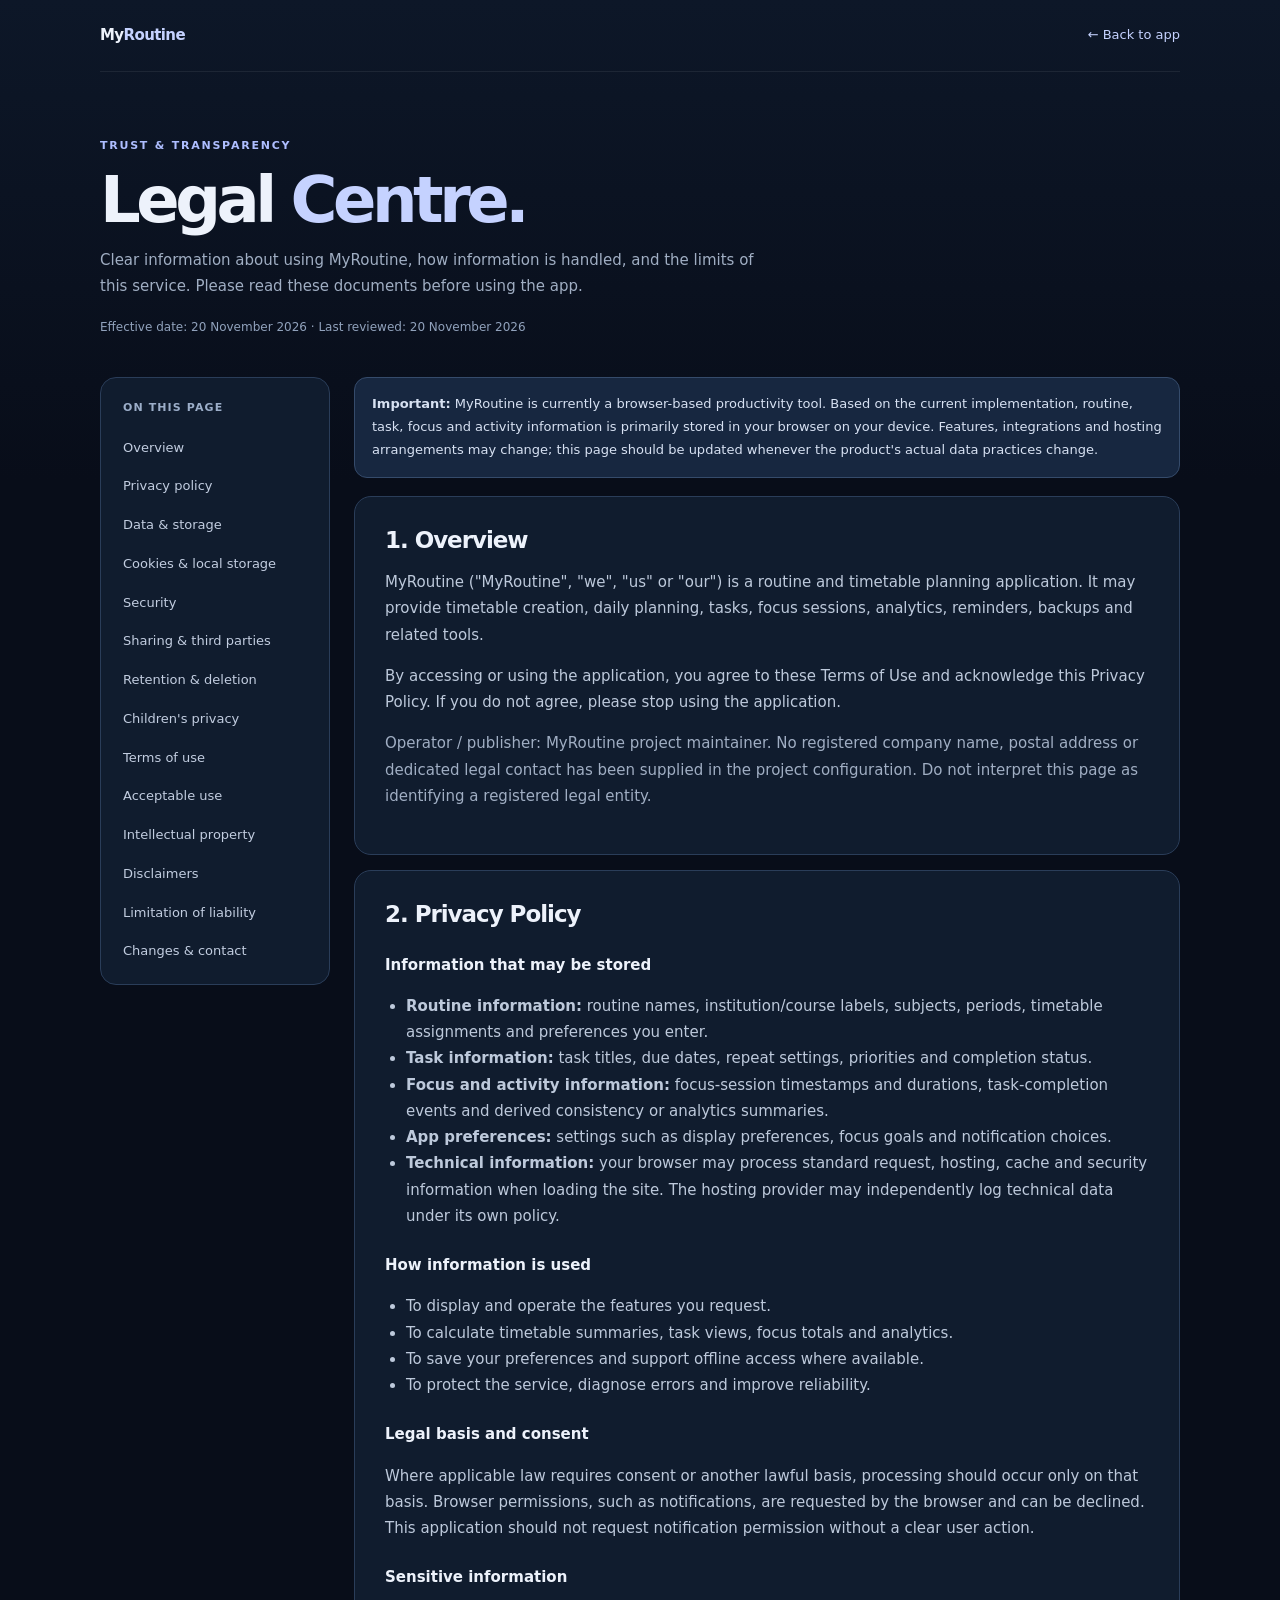
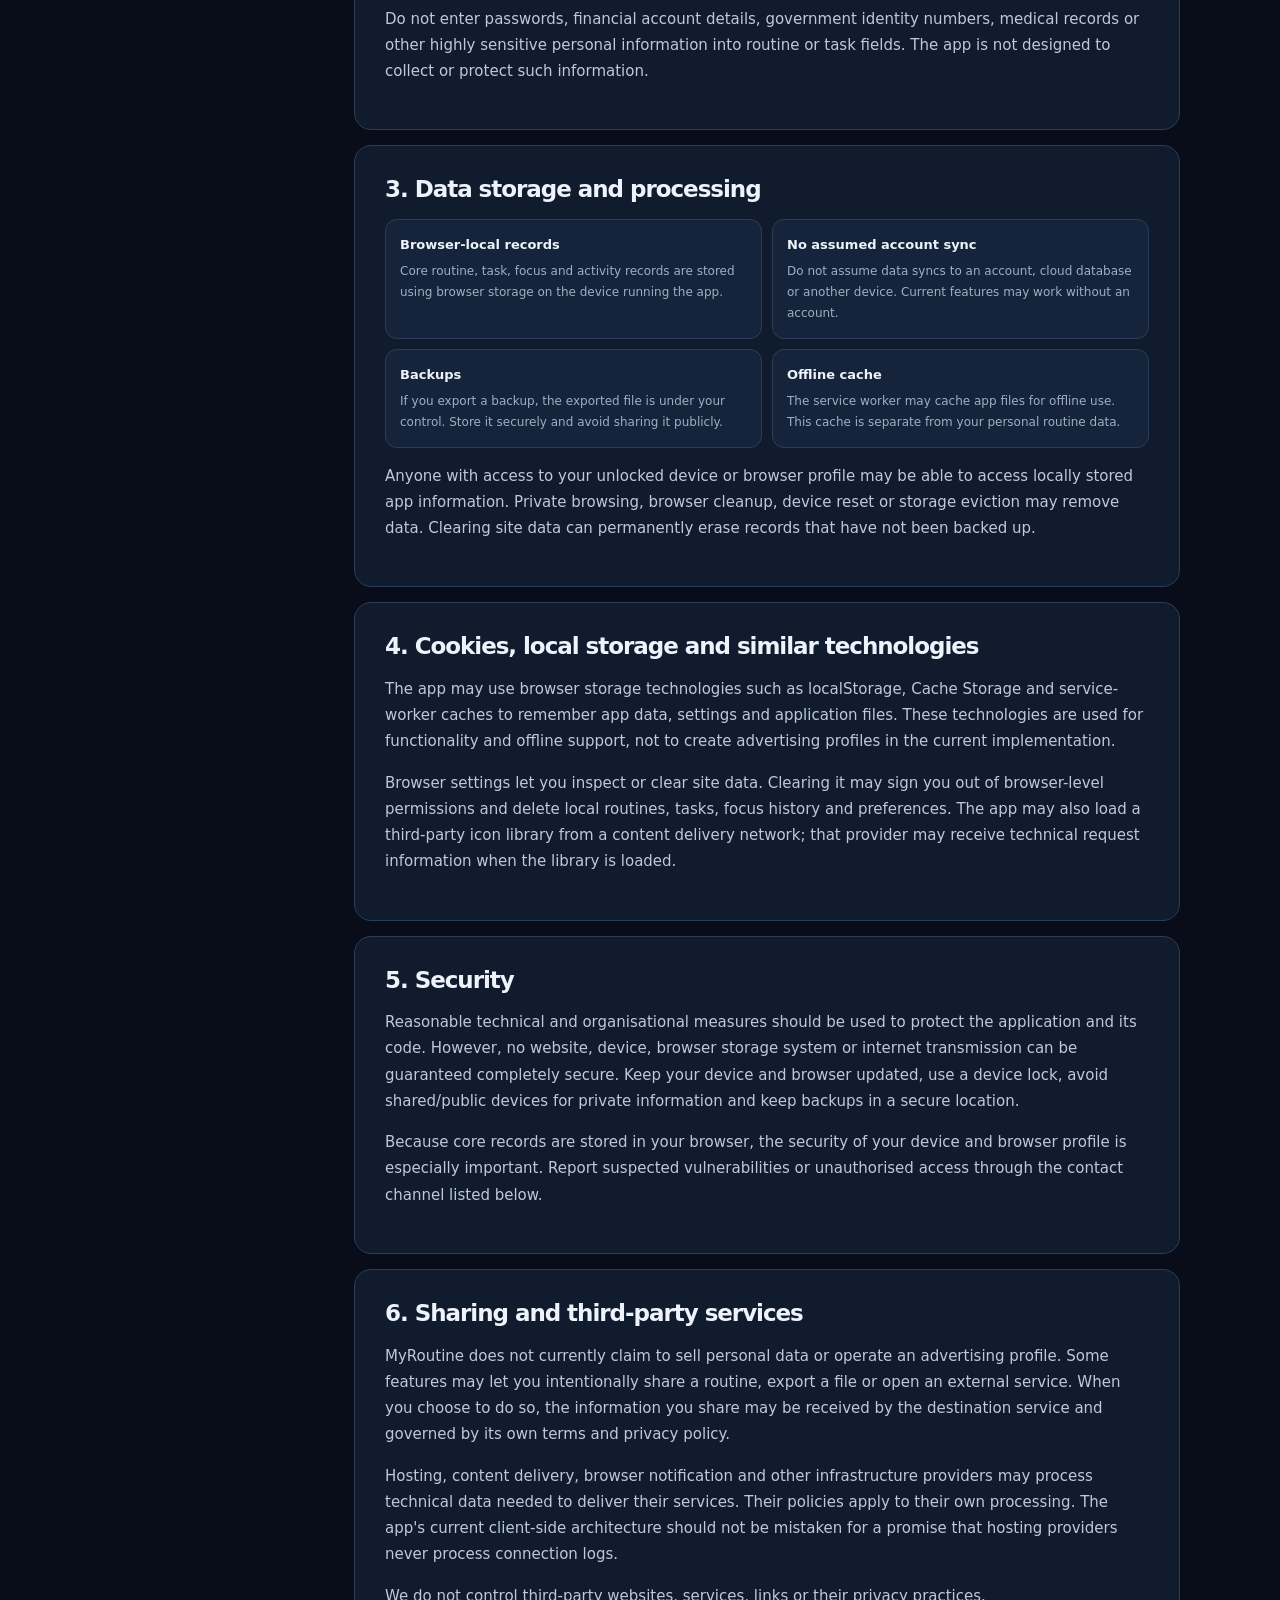
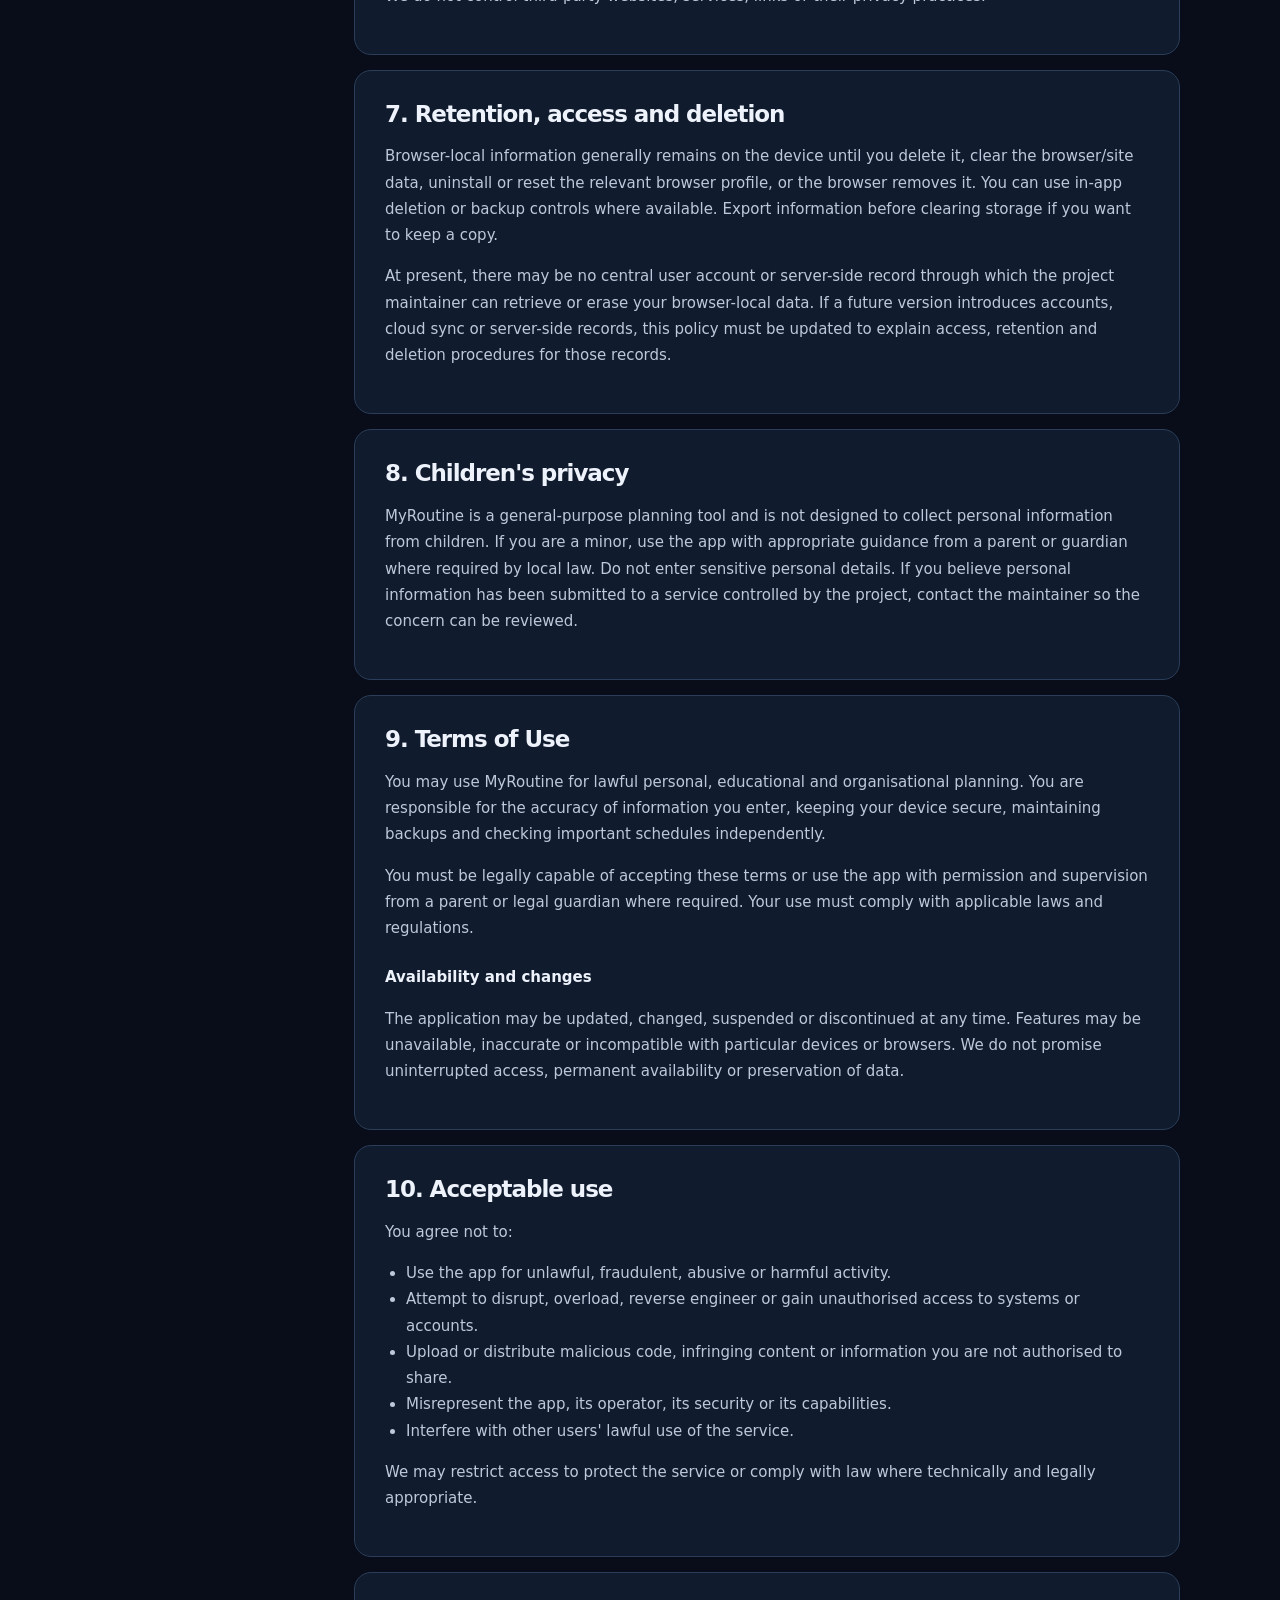
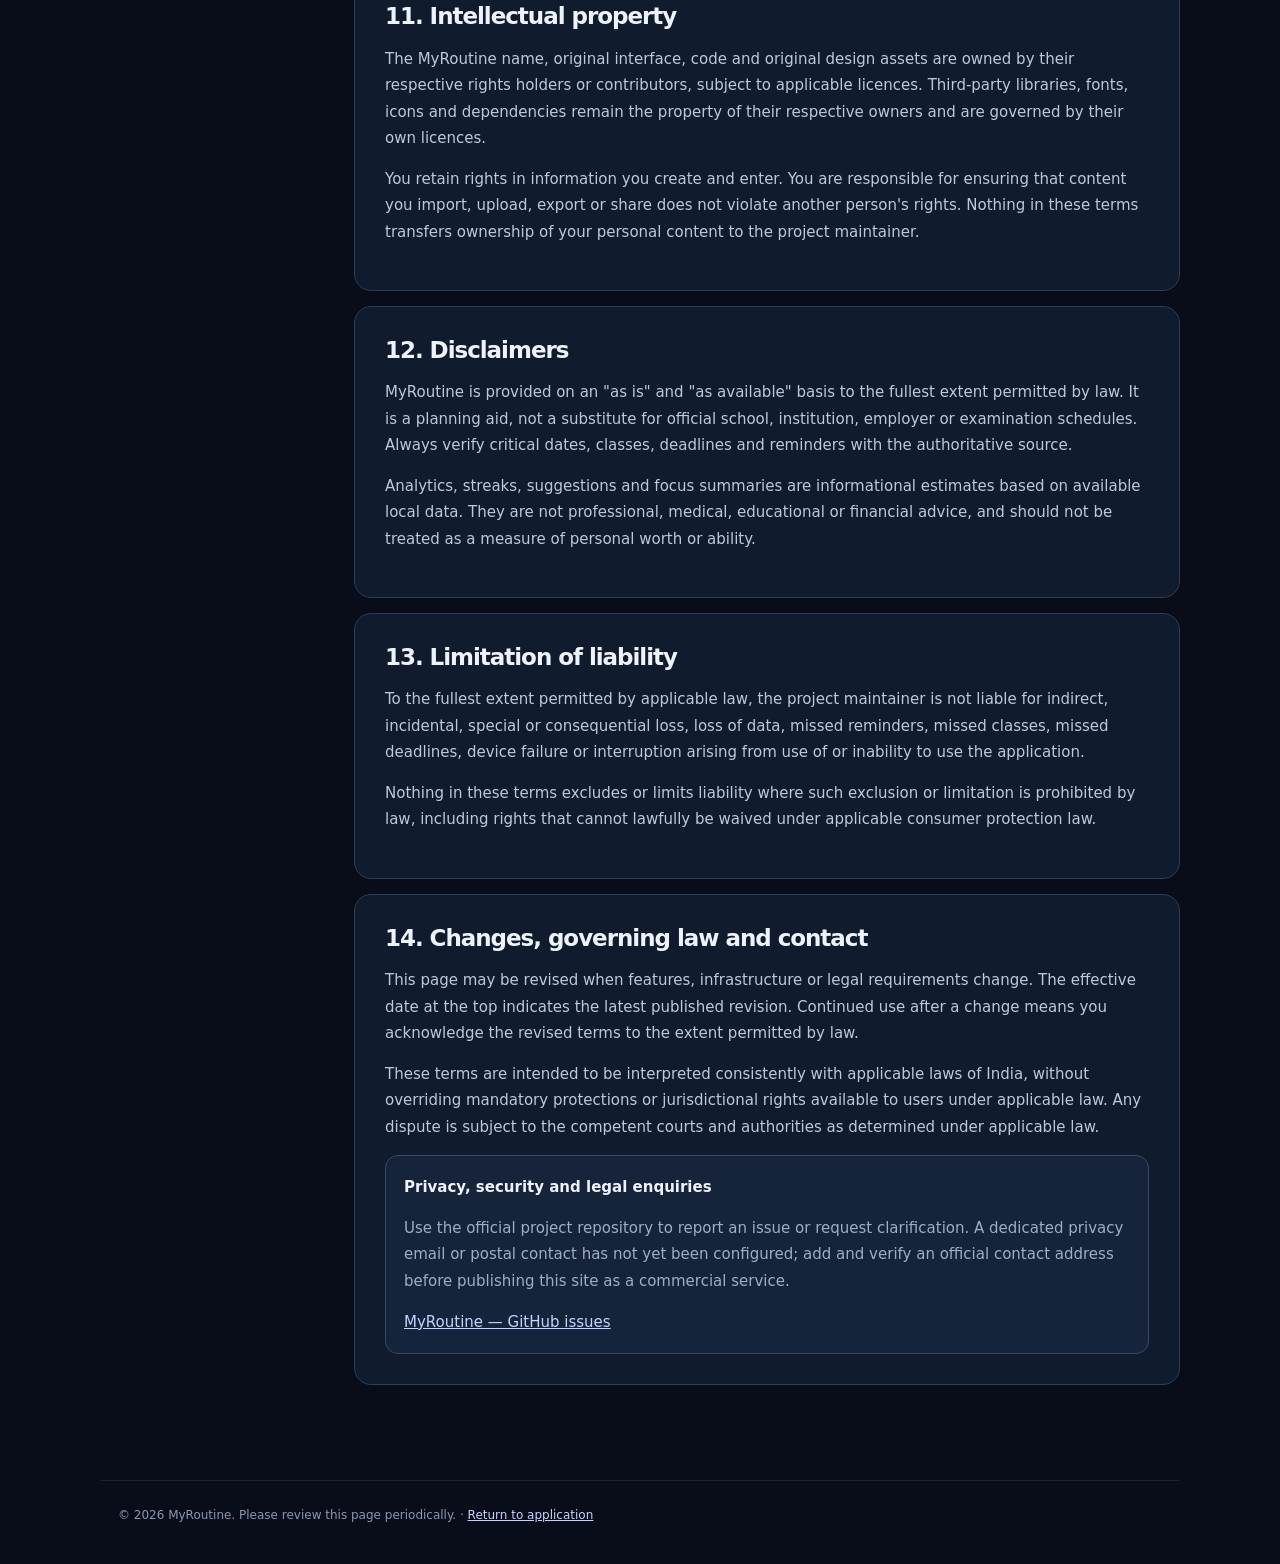
<file: legal.html>
<!doctype html>
<html lang="en"><head><meta charset="utf-8"><meta name="viewport" content="width=device-width,initial-scale=1,viewport-fit=cover"><meta name="theme-color" content="#080d19"><meta name="description" content="MyRoutine privacy policy, terms of use, data practices and legal information."><title>Legal Centre — MyRoutine</title><link rel="icon" href="/icons/icon-192.svg" type="image/svg+xml"><style>
:root{color-scheme:dark;--bg:#080d19;--panel:#101c2e;--panel2:#15243a;--line:#2a3d59;--ink:#edf2fb;--muted:#a0aec3;--accent:#c5d2ff;--blue:#dbe4ff}*{box-sizing:border-box}html{scroll-behavior:smooth}body{margin:0;background:linear-gradient(180deg,#0d1728,#080d19 480px);color:var(--ink);font:15px/1.75 Inter,ui-sans-serif,system-ui,sans-serif}.wrap{width:min(1080px,calc(100% - 36px));margin:auto}.top{height:72px;display:flex;align-items:center;justify-content:space-between;border-bottom:1px solid #ffffff12}.brand{font-weight:800;letter-spacing:-.04em;text-decoration:none;color:var(--ink)}.brand span{color:var(--accent)}.back{color:var(--accent);text-decoration:none;font-size:13px}.hero{padding:64px 0 38px}.eyebrow{color:#aebeff;font-size:11px;font-weight:800;letter-spacing:.16em;text-transform:uppercase}.hero h1{font-size:clamp(38px,7vw,64px);line-height:1.02;letter-spacing:-.07em;margin:13px 0}.hero p{max-width:680px;color:var(--muted);margin:0}.updated{display:inline-block;margin-top:18px;color:#91a2bc;font-size:12px}.layout{display:grid;grid-template-columns:230px minmax(0,1fr);gap:24px;align-items:start;padding-bottom:80px}.nav{position:sticky;top:18px;background:var(--panel);border:1px solid var(--line);border-radius:16px;padding:13px}.nav b{display:block;padding:7px 9px 11px;font-size:11px;letter-spacing:.1em;color:#9caec9;text-transform:uppercase}.nav a{display:block;padding:8px 9px;border-radius:8px;color:#c2cde0;text-decoration:none;font-size:13px}.nav a:hover{background:var(--panel2);color:white}.content{min-width:0}.notice{padding:15px 17px;background:#172740;border:1px solid #354b6b;border-radius:13px;color:#d7e1f2;font-size:13px;margin-bottom:18px}.section{background:var(--panel);border:1px solid var(--line);border-radius:17px;padding:clamp(20px,4vw,30px);margin-bottom:15px;scroll-margin-top:20px}.section h2{font-size:23px;line-height:1.2;letter-spacing:-.045em;margin:0 0 15px}.section h3{font-size:15px;margin:23px 0 7px}.section p,.section li{color:#bdc9db}.section ul{padding-left:21px}.section a{color:var(--accent)}.muted{color:var(--muted)!important}.pill{display:inline-block;border:1px solid #344966;border-radius:99px;padding:3px 9px;color:#c7d3e7;font-size:11px;margin:2px}.grid{display:grid;grid-template-columns:repeat(2,1fr);gap:10px}.tile{padding:14px;background:var(--panel2);border:1px solid #2a3e5a;border-radius:12px}.tile b{display:block;font-size:13px}.tile span{display:block;color:var(--muted);font-size:12px;margin-top:4px}.contact{padding:18px;background:#15243a;border:1px solid #344967;border-radius:13px}.contact a{overflow-wrap:anywhere}footer{border-top:1px solid #ffffff15;padding:24px 0 38px;color:#8798b1;font-size:12px}footer a{color:var(--accent)}@media(max-width:760px){.layout{grid-template-columns:1fr}.nav{position:static;display:grid;grid-template-columns:repeat(2,1fr)}.nav b{grid-column:1/-1}.hero{padding:44px 0 28px}}@media(max-width:460px){.grid{grid-template-columns:1fr}.wrap{width:calc(100% - 24px)}.nav{grid-template-columns:1fr 1fr}.section{padding:19px}}
</style></head><body><div class="wrap"><header class="top"><a class="brand" href="/">My<span>Routine</span></a><a class="back" href="/">← Back to app</a></header><section class="hero"><div class="eyebrow">TRUST & TRANSPARENCY</div><h1>Legal <span style="color:#c5d2ff">Centre.</span></h1><p>Clear information about using MyRoutine, how information is handled, and the limits of this service. Please read these documents before using the app.</p><span class="updated">Effective date: 20 November 2026 · Last reviewed: 20 November 2026</span></section><div class="layout"><nav class="nav" aria-label="Legal documents"><b>On this page</b><a href="#overview">Overview</a><a href="#privacy">Privacy policy</a><a href="#data">Data & storage</a><a href="#cookies">Cookies & local storage</a><a href="#security">Security</a><a href="#sharing">Sharing & third parties</a><a href="#retention">Retention & deletion</a><a href="#children">Children's privacy</a><a href="#terms">Terms of use</a><a href="#acceptable">Acceptable use</a><a href="#ip">Intellectual property</a><a href="#disclaimer">Disclaimers</a><a href="#liability">Limitation of liability</a><a href="#changes">Changes & contact</a></nav><main class="content">
<div class="notice"><strong>Important:</strong> MyRoutine is currently a browser-based productivity tool. Based on the current implementation, routine, task, focus and activity information is primarily stored in your browser on your device. Features, integrations and hosting arrangements may change; this page should be updated whenever the product's actual data practices change.</div>
<section class="section" id="overview"><h2>1. Overview</h2><p>MyRoutine ("MyRoutine", "we", "us" or "our") is a routine and timetable planning application. It may provide timetable creation, daily planning, tasks, focus sessions, analytics, reminders, backups and related tools.</p><p>By accessing or using the application, you agree to these Terms of Use and acknowledge this Privacy Policy. If you do not agree, please stop using the application.</p><p class="muted">Operator / publisher: MyRoutine project maintainer. No registered company name, postal address or dedicated legal contact has been supplied in the project configuration. Do not interpret this page as identifying a registered legal entity.</p></section>
<section class="section" id="privacy"><h2>2. Privacy Policy</h2><h3>Information that may be stored</h3><ul><li><strong>Routine information:</strong> routine names, institution/course labels, subjects, periods, timetable assignments and preferences you enter.</li><li><strong>Task information:</strong> task titles, due dates, repeat settings, priorities and completion status.</li><li><strong>Focus and activity information:</strong> focus-session timestamps and durations, task-completion events and derived consistency or analytics summaries.</li><li><strong>App preferences:</strong> settings such as display preferences, focus goals and notification choices.</li><li><strong>Technical information:</strong> your browser may process standard request, hosting, cache and security information when loading the site. The hosting provider may independently log technical data under its own policy.</li></ul><h3>How information is used</h3><ul><li>To display and operate the features you request.</li><li>To calculate timetable summaries, task views, focus totals and analytics.</li><li>To save your preferences and support offline access where available.</li><li>To protect the service, diagnose errors and improve reliability.</li></ul><h3>Legal basis and consent</h3><p>Where applicable law requires consent or another lawful basis, processing should occur only on that basis. Browser permissions, such as notifications, are requested by the browser and can be declined. This application should not request notification permission without a clear user action.</p><h3>Sensitive information</h3><p>Do not enter passwords, financial account details, government identity numbers, medical records or other highly sensitive personal information into routine or task fields. The app is not designed to collect or protect such information.</p></section>
<section class="section" id="data"><h2>3. Data storage and processing</h2><div class="grid"><div class="tile"><b>Browser-local records</b><span>Core routine, task, focus and activity records are stored using browser storage on the device running the app.</span></div><div class="tile"><b>No assumed account sync</b><span>Do not assume data syncs to an account, cloud database or another device. Current features may work without an account.</span></div><div class="tile"><b>Backups</b><span>If you export a backup, the exported file is under your control. Store it securely and avoid sharing it publicly.</span></div><div class="tile"><b>Offline cache</b><span>The service worker may cache app files for offline use. This cache is separate from your personal routine data.</span></div></div><p>Anyone with access to your unlocked device or browser profile may be able to access locally stored app information. Private browsing, browser cleanup, device reset or storage eviction may remove data. Clearing site data can permanently erase records that have not been backed up.</p></section>
<section class="section" id="cookies"><h2>4. Cookies, local storage and similar technologies</h2><p>The app may use browser storage technologies such as localStorage, Cache Storage and service-worker caches to remember app data, settings and application files. These technologies are used for functionality and offline support, not to create advertising profiles in the current implementation.</p><p>Browser settings let you inspect or clear site data. Clearing it may sign you out of browser-level permissions and delete local routines, tasks, focus history and preferences. The app may also load a third-party icon library from a content delivery network; that provider may receive technical request information when the library is loaded.</p></section>
<section class="section" id="security"><h2>5. Security</h2><p>Reasonable technical and organisational measures should be used to protect the application and its code. However, no website, device, browser storage system or internet transmission can be guaranteed completely secure. Keep your device and browser updated, use a device lock, avoid shared/public devices for private information and keep backups in a secure location.</p><p>Because core records are stored in your browser, the security of your device and browser profile is especially important. Report suspected vulnerabilities or unauthorised access through the contact channel listed below.</p></section>
<section class="section" id="sharing"><h2>6. Sharing and third-party services</h2><p>MyRoutine does not currently claim to sell personal data or operate an advertising profile. Some features may let you intentionally share a routine, export a file or open an external service. When you choose to do so, the information you share may be received by the destination service and governed by its own terms and privacy policy.</p><p>Hosting, content delivery, browser notification and other infrastructure providers may process technical data needed to deliver their services. Their policies apply to their own processing. The app's current client-side architecture should not be mistaken for a promise that hosting providers never process connection logs.</p><p>We do not control third-party websites, services, links or their privacy practices.</p></section>
<section class="section" id="retention"><h2>7. Retention, access and deletion</h2><p>Browser-local information generally remains on the device until you delete it, clear the browser/site data, uninstall or reset the relevant browser profile, or the browser removes it. You can use in-app deletion or backup controls where available. Export information before clearing storage if you want to keep a copy.</p><p>At present, there may be no central user account or server-side record through which the project maintainer can retrieve or erase your browser-local data. If a future version introduces accounts, cloud sync or server-side records, this policy must be updated to explain access, retention and deletion procedures for those records.</p></section>
<section class="section" id="children"><h2>8. Children's privacy</h2><p>MyRoutine is a general-purpose planning tool and is not designed to collect personal information from children. If you are a minor, use the app with appropriate guidance from a parent or guardian where required by local law. Do not enter sensitive personal details. If you believe personal information has been submitted to a service controlled by the project, contact the maintainer so the concern can be reviewed.</p></section>
<section class="section" id="terms"><h2>9. Terms of Use</h2><p>You may use MyRoutine for lawful personal, educational and organisational planning. You are responsible for the accuracy of information you enter, keeping your device secure, maintaining backups and checking important schedules independently.</p><p>You must be legally capable of accepting these terms or use the app with permission and supervision from a parent or legal guardian where required. Your use must comply with applicable laws and regulations.</p><h3>Availability and changes</h3><p>The application may be updated, changed, suspended or discontinued at any time. Features may be unavailable, inaccurate or incompatible with particular devices or browsers. We do not promise uninterrupted access, permanent availability or preservation of data.</p></section>
<section class="section" id="acceptable"><h2>10. Acceptable use</h2><p>You agree not to:</p><ul><li>Use the app for unlawful, fraudulent, abusive or harmful activity.</li><li>Attempt to disrupt, overload, reverse engineer or gain unauthorised access to systems or accounts.</li><li>Upload or distribute malicious code, infringing content or information you are not authorised to share.</li><li>Misrepresent the app, its operator, its security or its capabilities.</li><li>Interfere with other users' lawful use of the service.</li></ul><p>We may restrict access to protect the service or comply with law where technically and legally appropriate.</p></section>
<section class="section" id="ip"><h2>11. Intellectual property</h2><p>The MyRoutine name, original interface, code and original design assets are owned by their respective rights holders or contributors, subject to applicable licences. Third-party libraries, fonts, icons and dependencies remain the property of their respective owners and are governed by their own licences.</p><p>You retain rights in information you create and enter. You are responsible for ensuring that content you import, upload, export or share does not violate another person's rights. Nothing in these terms transfers ownership of your personal content to the project maintainer.</p></section>
<section class="section" id="disclaimer"><h2>12. Disclaimers</h2><p>MyRoutine is provided on an "as is" and "as available" basis to the fullest extent permitted by law. It is a planning aid, not a substitute for official school, institution, employer or examination schedules. Always verify critical dates, classes, deadlines and reminders with the authoritative source.</p><p>Analytics, streaks, suggestions and focus summaries are informational estimates based on available local data. They are not professional, medical, educational or financial advice, and should not be treated as a measure of personal worth or ability.</p></section>
<section class="section" id="liability"><h2>13. Limitation of liability</h2><p>To the fullest extent permitted by applicable law, the project maintainer is not liable for indirect, incidental, special or consequential loss, loss of data, missed reminders, missed classes, missed deadlines, device failure or interruption arising from use of or inability to use the application.</p><p>Nothing in these terms excludes or limits liability where such exclusion or limitation is prohibited by law, including rights that cannot lawfully be waived under applicable consumer protection law.</p></section>
<section class="section" id="changes"><h2>14. Changes, governing law and contact</h2><p>This page may be revised when features, infrastructure or legal requirements change. The effective date at the top indicates the latest published revision. Continued use after a change means you acknowledge the revised terms to the extent permitted by law.</p><p>These terms are intended to be interpreted consistently with applicable laws of India, without overriding mandatory protections or jurisdictional rights available to users under applicable law. Any dispute is subject to the competent courts and authorities as determined under applicable law.</p><div class="contact" id="contact"><strong>Privacy, security and legal enquiries</strong><p class="muted">Use the official project repository to report an issue or request clarification. A dedicated privacy email or postal contact has not yet been configured; add and verify an official contact address before publishing this site as a commercial service.</p><a href="https://github.com/dhirendra-dev/MyRoutine/issues">MyRoutine — GitHub issues</a></div></section>
</main></div><footer><div class="wrap">© 2026 MyRoutine. Please review this page periodically. · <a href="/">Return to application</a></div></footer></div></body></html>
</file>
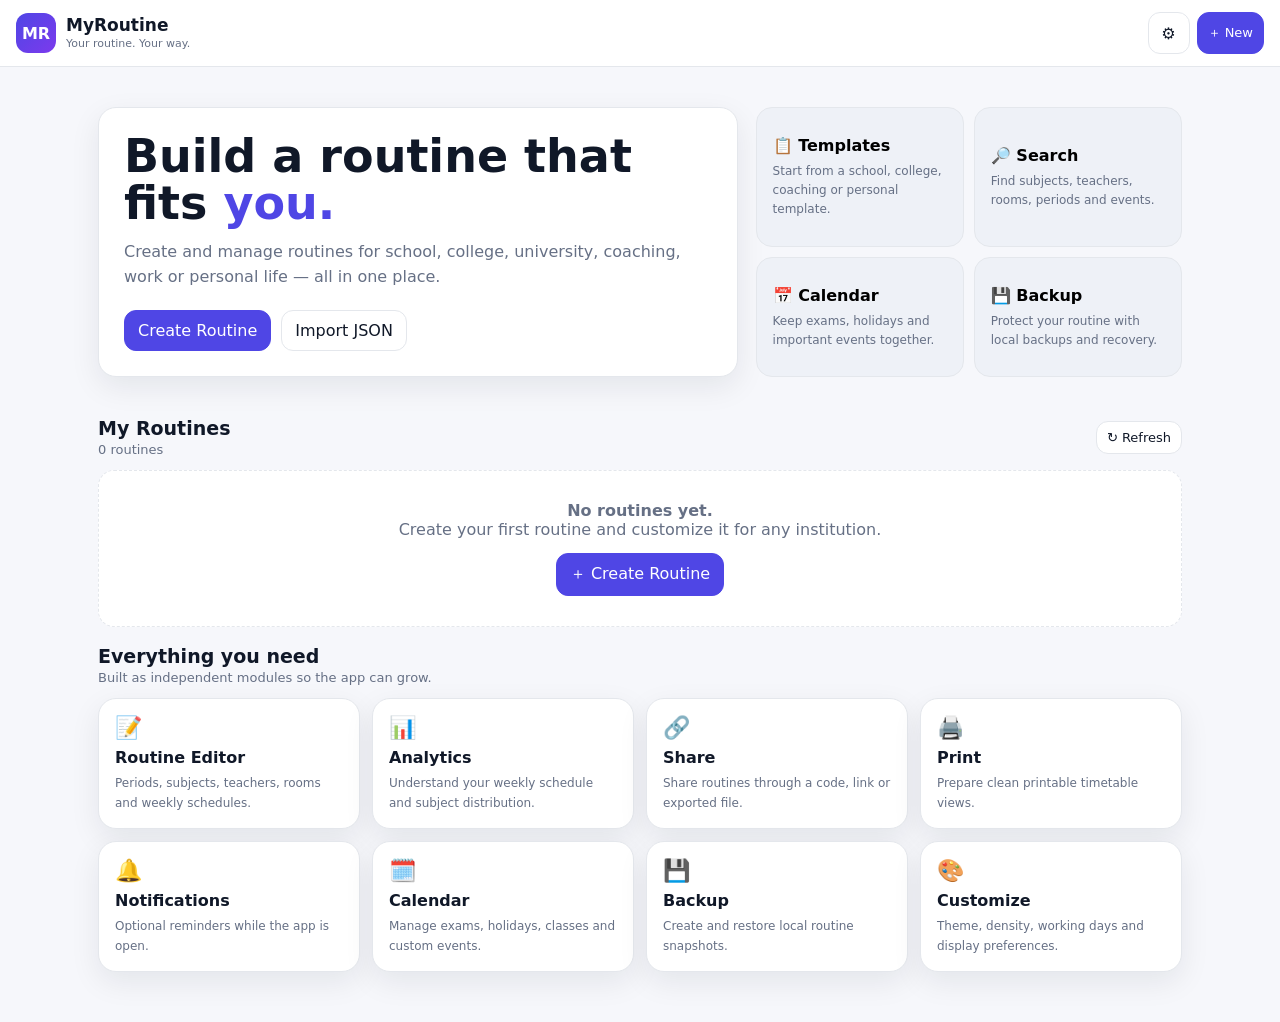
<file: MyRoutine-index.html>
<!DOCTYPE html>
<html lang="en">
<head>
  <meta charset="UTF-8">
  <meta name="viewport" content="width=device-width, initial-scale=1.0, viewport-fit=cover">
  <meta name="theme-color" content="#0f172a">
  <meta name="description" content="MyRoutine — a universal routine planner for school, college, university, coaching and personal schedules.">
  <title>MyRoutine — Your Routine. Your Way.</title>

  <style>
    *{box-sizing:border-box}
    :root{
      --bg:#f6f7fb;
      --surface:#fff;
      --surface2:#eef1f7;
      --text:#101828;
      --muted:#667085;
      --border:#e4e7ec;
      --primary:#4f46e5;
      --primary2:#4338ca;
      --danger:#dc2626;
      --shadow:0 10px 30px rgba(16,24,40,.08);
      --radius:18px;
    }
    html,body{margin:0;padding:0;background:var(--bg);color:var(--text);font-family:Inter,system-ui,-apple-system,BlinkMacSystemFont,"Segoe UI",sans-serif}
    body{min-height:100vh}
    button,input,select{font:inherit}
    button{cursor:pointer}
    .app{min-height:100vh}
    .topbar{
      position:sticky;top:0;z-index:50;
      display:flex;align-items:center;justify-content:space-between;
      gap:12px;padding:12px 16px;
      background:rgba(255,255,255,.92);backdrop-filter:blur(16px);
      border-bottom:1px solid var(--border)
    }
    .brand{display:flex;align-items:center;gap:10px;min-width:0}
    .logo{
      width:40px;height:40px;border-radius:12px;
      display:grid;place-items:center;color:#fff;font-weight:800;
      background:linear-gradient(135deg,var(--primary),#7c3aed)
    }
    .brand h1{font-size:17px;margin:0;line-height:1.1}
    .brand p{font-size:11px;color:var(--muted);margin:3px 0 0}
    .top-actions{display:flex;gap:7px}
    .icon-btn,.btn{
      border:1px solid var(--border);background:var(--surface);
      color:var(--text);border-radius:12px;padding:10px 13px;
    }
    .icon-btn{width:42px;height:42px;padding:0}
    .btn.primary{background:var(--primary);border-color:var(--primary);color:#fff}
    .btn.danger{color:#fff;background:var(--danger);border-color:var(--danger)}
    .btn.small{padding:8px 10px;font-size:13px}
    .hero{
      margin:18px auto 0;max-width:1120px;padding:22px 18px;
      display:grid;grid-template-columns:1.5fr 1fr;gap:18px;
    }
    .hero-card,.panel,.routine-card,.feature{
      background:var(--surface);border:1px solid var(--border);
      border-radius:var(--radius);box-shadow:var(--shadow)
    }
    .hero-card{padding:25px}
    .hero h2{font-size:clamp(28px,5vw,46px);line-height:1.02;margin:0 0 12px}
    .hero h2 span{color:var(--primary)}
    .hero p{color:var(--muted);line-height:1.6;margin:0 0 20px}
    .hero-actions{display:flex;gap:10px;flex-wrap:wrap}
    .quick-grid{display:grid;grid-template-columns:1fr 1fr;gap:10px}
    .quick{
      padding:16px;border:1px solid var(--border);border-radius:16px;
      background:var(--surface2);text-align:left
    }
    .quick b{display:block;margin-bottom:5px}
    .quick span{font-size:12px;color:var(--muted)}
    main{max-width:1120px;margin:0 auto;padding:0 18px 50px}
    .section-head{display:flex;align-items:center;justify-content:space-between;gap:10px;margin:18px 0 12px}
    .section-head h3{margin:0;font-size:19px}
    .section-head span{color:var(--muted);font-size:13px}
    .routines{display:grid;grid-template-columns:repeat(3,1fr);gap:14px}
    .routine-card{padding:17px}
    .routine-card h4{margin:0 0 5px;font-size:17px}
    .routine-meta{font-size:12px;color:var(--muted);line-height:1.6;min-height:39px}
    .routine-actions{display:flex;gap:7px;flex-wrap:wrap;margin-top:14px}
    .features{display:grid;grid-template-columns:repeat(4,1fr);gap:12px}
    .feature{padding:16px}
    .feature-icon{font-size:22px}
    .feature b{display:block;margin:8px 0 5px}
    .feature span{font-size:12px;color:var(--muted);line-height:1.5}
    .empty{
      padding:30px;text-align:center;color:var(--muted);
      border:1px dashed var(--border);border-radius:16px;background:var(--surface)
    }
    .modal-backdrop{
      position:fixed;inset:0;z-index:100;display:none;
      background:rgba(15,23,42,.55);padding:14px;
      align-items:center;justify-content:center
    }
    .modal-backdrop.open{display:flex}
    .modal{
      width:min(560px,100%);max-height:92vh;overflow:auto;
      background:var(--surface);border-radius:22px;border:1px solid var(--border);
      box-shadow:0 30px 80px rgba(0,0,0,.22)
    }
    .modal-head{display:flex;align-items:center;justify-content:space-between;padding:18px 20px;border-bottom:1px solid var(--border)}
    .modal-head h3{margin:0}
    .modal-body{padding:20px}
    .form-grid{display:grid;grid-template-columns:1fr 1fr;gap:13px}
    .field{display:flex;flex-direction:column;gap:6px}
    .field.full{grid-column:1/-1}
    .field label{font-size:12px;font-weight:700;color:var(--muted)}
    .field input,.field select{
      width:100%;padding:11px 12px;border:1px solid var(--border);
      border-radius:12px;background:var(--surface);color:var(--text);outline:none
    }
    .field input:focus,.field select:focus{border-color:var(--primary)}
    .modal-footer{display:flex;justify-content:flex-end;gap:8px;padding:15px 20px;border-top:1px solid var(--border)}
    #workspace{display:none}
    .workspace-shell{max-width:1200px;margin:0 auto;padding:15px}
    .workspace-bar{display:flex;align-items:center;gap:8px;flex-wrap:wrap;margin-bottom:12px}
    .workspace-title{flex:1;min-width:180px}
    .workspace-title h2{margin:0;font-size:21px}
    .workspace-title p{margin:3px 0 0;color:var(--muted);font-size:12px}
    .workspace-panel{min-height:70vh;background:var(--surface);border:1px solid var(--border);border-radius:20px;box-shadow:var(--shadow);overflow:hidden}
    .toast{
      position:fixed;left:50%;bottom:20px;z-index:300;
      transform:translate(-50%,20px);opacity:0;pointer-events:none;
      background:#101828;color:#fff;padding:11px 15px;border-radius:12px;
      transition:.2s;font-size:13px
    }
    .toast.show{opacity:1;transform:translate(-50%,0)}
    .hidden{display:none!important}
    @media(max-width:800px){
      .hero{grid-template-columns:1fr;padding-top:12px}
      .routines{grid-template-columns:1fr 1fr}
      .features{grid-template-columns:1fr 1fr}
    }
    @media(max-width:560px){
      .topbar{padding:10px 12px}
      .hero,main{padding-left:12px;padding-right:12px}
      .hero-card{padding:20px}
      .routines,.features{grid-template-columns:1fr}
      .form-grid{grid-template-columns:1fr}
      .field.full{grid-column:auto}
      .hero h2{font-size:32px}
      .quick-grid{grid-template-columns:1fr 1fr}
      .routine-actions .btn{flex:1}
    }
  </style>
</head>

<body>
<div class="app" id="homeApp">
  <header class="topbar">
    <div class="brand">
      <div class="logo">MR</div>
      <div>
        <h1>MyRoutine</h1>
        <p>Your routine. Your way.</p>
      </div>
    </div>
    <div class="top-actions">
      <button class="icon-btn" type="button" onclick="openSettings()" aria-label="Settings">⚙️</button>
      <button class="btn primary small" type="button" onclick="openCreateModal()">＋ New</button>
    </div>
  </header>

  <section class="hero">
    <div class="hero-card">
      <h2>Build a routine that fits <span>you.</span></h2>
      <p>
        Create and manage routines for school, college, university,
        coaching, work or personal life — all in one place.
      </p>
      <div class="hero-actions">
        <button class="btn primary" type="button" onclick="openCreateModal()">Create Routine</button>
        <button class="btn" type="button" onclick="importRoutine()">Import JSON</button>
      </div>
    </div>

    <div class="quick-grid">
      <button class="quick" type="button" onclick="openTemplates()">
        <b>📋 Templates</b>
        <span>Start from a school, college, coaching or personal template.</span>
      </button>
      <button class="quick" type="button" onclick="openSearch()">
        <b>🔎 Search</b>
        <span>Find subjects, teachers, rooms, periods and events.</span>
      </button>
      <button class="quick" type="button" onclick="openCalendar()">
        <b>📅 Calendar</b>
        <span>Keep exams, holidays and important events together.</span>
      </button>
      <button class="quick" type="button" onclick="openBackup()">
        <b>💾 Backup</b>
        <span>Protect your routine with local backups and recovery.</span>
      </button>
    </div>
  </section>

  <main>
    <div class="section-head">
      <div>
        <h3>My Routines</h3>
        <span id="routineCount">0 routines</span>
      </div>
      <button class="btn small" type="button" onclick="refreshHome()">↻ Refresh</button>
    </div>

    <section id="routineList" class="routines"></section>

    <div class="section-head">
      <div>
        <h3>Everything you need</h3>
        <span>Built as independent modules so the app can grow.</span>
      </div>
    </div>

    <section class="features">
      <div class="feature"><div class="feature-icon">📝</div><b>Routine Editor</b><span>Periods, subjects, teachers, rooms and weekly schedules.</span></div>
      <div class="feature"><div class="feature-icon">📊</div><b>Analytics</b><span>Understand your weekly schedule and subject distribution.</span></div>
      <div class="feature"><div class="feature-icon">🔗</div><b>Share</b><span>Share routines through a code, link or exported file.</span></div>
      <div class="feature"><div class="feature-icon">🖨️</div><b>Print</b><span>Prepare clean printable timetable views.</span></div>
      <div class="feature"><div class="feature-icon">🔔</div><b>Notifications</b><span>Optional reminders while the app is open.</span></div>
      <div class="feature"><div class="feature-icon">🗓️</div><b>Calendar</b><span>Manage exams, holidays, classes and custom events.</span></div>
      <div class="feature"><div class="feature-icon">💾</div><b>Backup</b><span>Create and restore local routine snapshots.</span></div>
      <div class="feature"><div class="feature-icon">🎨</div><b>Customize</b><span>Theme, density, working days and display preferences.</span></div>
    </section>
  </main>
</div>

<div id="workspace">
  <div class="workspace-shell">
    <div class="workspace-bar">
      <button class="btn small" type="button" onclick="closeWorkspace()">← Home</button>
      <div class="workspace-title">
        <h2 id="workspaceName">MyRoutine</h2>
        <p id="workspaceMeta">Routine workspace</p>
      </div>
      <button class="btn small" type="button" onclick="openViewer()">👁 View</button>
      <button class="btn small" type="button" onclick="openEditor()">✏️ Edit</button>
      <button class="btn small" type="button" onclick="openCalendar()">📅</button>
      <button class="btn small" type="button" onclick="openSettings()">⚙️</button>
    </div>
    <div id="workspacePanel" class="workspace-panel"></div>
  </div>
</div>

<!-- Create Routine -->
<div id="createModal" class="modal-backdrop" onclick="backdropClose(event,'createModal')">
  <div class="modal">
    <div class="modal-head">
      <h3>Create a new routine</h3>
      <button class="icon-btn" type="button" onclick="closeModal('createModal')">×</button>
    </div>
    <form id="createForm">
      <div class="modal-body">
        <div class="form-grid">
          <div class="field full">
            <label>Routine name *</label>
            <input id="routineName" required placeholder="e.g. Class 11 Weekly Routine">
          </div>
          <div class="field">
            <label>Institution type</label>
            <select id="institutionType">
              <option>School</option>
              <option>College</option>
              <option>University</option>
              <option>Coaching Institute</option>
              <option>Work</option>
              <option>Personal</option>
              <option>Other</option>
            </select>
          </div>
          <div class="field">
            <label>Institution name</label>
            <input id="institutionName" placeholder="Optional">
          </div>
          <div class="field">
            <label>Course / Class</label>
            <input id="course" placeholder="e.g. Class 11 / B.Tech CSE">
          </div>
          <div class="field">
            <label>Section</label>
            <input id="section" placeholder="e.g. A">
          </div>
          <div class="field">
            <label>Session</label>
            <input id="session" placeholder="e.g. 2026–27">
          </div>
          <div class="field">
            <label>Week starts</label>
            <select id="weekStart">
              <option value="Monday">Monday</option>
              <option value="Sunday">Sunday</option>
            </select>
          </div>
        </div>
      </div>
      <div class="modal-footer">
        <button class="btn" type="button" onclick="closeModal('createModal')">Cancel</button>
        <button class="btn primary" type="submit">Create & Open</button>
      </div>
    </form>
  </div>
</div>

<div id="toast" class="toast"></div>

<!-- Core first, then feature modules. -->
<script src="myroutine.js"></script>
<script src="routine-ui.js"></script>
<script src="routine-storage.js"></script>
<script src="routine-data.js"></script>
<script src="routine-settings.js"></script>
<script src="routine-editor.js"></script>
<script src="routine-view.js"></script>
<script src="routine-share.js"></script>
<script src="routine-calendar.js"></script>
<script src="routine-notifications.js"></script>
<script src="routine-templates.js"></script>
<script src="routine-dashboard.js"></script>
<script src="routine-search.js"></script>
<script src="routine-analytics.js"></script>
<script src="routine-backup.js"></script>
<script src="routine-print.js"></script>

<script>
(function () {
  "use strict";

  window.MyRoutineIndex = {
    workspaceOpen: false
  };

  function app() {
    return window.MyRoutine || null;
  }

  function routines() {
    const a = app();
    if (!a) return [];

    if (typeof a.getRoutines === "function") {
      return a.getRoutines() || [];
    }

    if (a.state && a.state.data && Array.isArray(a.state.data.routines)) {
      return a.state.data.routines;
    }

    if (Array.isArray(a.data)) return a.data;
    if (a.data && Array.isArray(a.data.routines)) return a.data.routines;

    return [];
  }

  function activeRoutine() {
    const a = app();
    if (!a) return null;

    if (typeof a.getActiveRoutine === "function") {
      return a.getActiveRoutine();
    }

    const list = routines();
    const id = a.state && a.state.activeRoutineId;
    return list.find(function (r) { return r.id === id; }) || null;
  }

  function notify(message) {
    const toast = document.getElementById("toast");
    if (!toast) return;
    toast.textContent = message;
    toast.classList.add("show");
    clearTimeout(window.__myRoutineToast);
    window.__myRoutineToast = setTimeout(function () {
      toast.classList.remove("show");
    }, 2200);
  }

  function safeCall(objectName, method, args) {
    const object = window[objectName];
    if (object && typeof object[method] === "function") {
      try {
        return object[method].apply(object, args || []);
      } catch (error) {
        console.error(objectName + "." + method, error);
        notify("This feature needs a little more setup.");
      }
    }
    return null;
  }

  window.notifyMyRoutine = notify;

  window.openCreateModal = function () {
    document.getElementById("createModal").classList.add("open");
    setTimeout(function () {
      const input = document.getElementById("routineName");
      if (input) input.focus();
    }, 80);
  };

  window.closeModal = function (id) {
    const el = document.getElementById(id);
    if (el) el.classList.remove("open");
  };

  window.backdropClose = function (event, id) {
    if (event.target.id === id) closeModal(id);
  };

  window.refreshHome = function () {
    renderRoutines();
  };

  function renderRoutines() {
    const list = document.getElementById("routineList");
    const count = document.getElementById("routineCount");
    const data = routines();

    count.textContent =
      data.length + (data.length === 1 ? " routine" : " routines");

    if (!data.length) {
      list.innerHTML =
        '<div class="empty" style="grid-column:1/-1">' +
        '<strong>No routines yet.</strong><br>' +
        '<span>Create your first routine and customize it for any institution.</span>' +
        '<div style="margin-top:14px"><button class="btn primary" onclick="openCreateModal()">＋ Create Routine</button></div>' +
        '</div>';
      return;
    }

    list.innerHTML = data.map(function (routine) {
      const settings = routine.settings || {};
      const institution =
        routine.institution ||
        routine.institutionName ||
        settings.institutionName ||
        "Personal routine";

      const course =
        routine.course ||
        routine.className ||
        settings.course ||
        "";

      return (
        '<article class="routine-card">' +
          '<h4>' + escapeHtml(routine.name || "Untitled Routine") + '</h4>' +
          '<div class="routine-meta">' +
            escapeHtml(institution) +
            (course ? " · " + escapeHtml(course) : "") +
            '<br>' +
            (Array.isArray(routine.subjects) ? routine.subjects.length : 0) +
            ' subjects · ' +
            (Array.isArray(routine.periods) ? routine.periods.length : 0) +
            ' periods' +
          '</div>' +
          '<div class="routine-actions">' +
            '<button class="btn primary small" onclick="openRoutineWorkspace(' + JSON.stringify(routine.id) + ')">Open</button>' +
            '<button class="btn small" onclick="duplicateRoutine(' + JSON.stringify(routine.id) + ')">Duplicate</button>' +
            '<button class="btn small" onclick="deleteRoutine(' + JSON.stringify(routine.id) + ')">Delete</button>' +
          '</div>' +
        '</article>'
      );
    }).join("");
  }

  function escapeHtml(value) {
    return String(value == null ? "" : value)
      .replace(/&/g, "&amp;")
      .replace(/</g, "&lt;")
      .replace(/>/g, "&gt;")
      .replace(/"/g, "&quot;")
      .replace(/'/g, "&#039;");
  }

  window.openRoutineWorkspace = function (id) {
    const a = app();
    if (!a) {
      notify("Routine engine is still loading.");
      return;
    }

    if (a.state) a.state.activeRoutineId = id;

    if (typeof a.saveRoutines === "function") {
      try { a.saveRoutines(); } catch (_) {}
    }

    const routine = routines().find(function (r) { return r.id === id; });

    if (!routine) {
      notify("Routine not found.");
      return;
    }

    window.MyRoutineIndex.workspaceOpen = true;
    document.getElementById("homeApp").style.display = "none";
    document.getElementById("workspace").style.display = "block";

    document.getElementById("workspaceName").textContent =
      routine.name || "MyRoutine";

    document.getElementById("workspaceMeta").textContent =
      (routine.institution || routine.institutionName || "Routine") +
      (routine.course ? " · " + routine.course : "");

    renderWorkspace(routine);

    safeCall("MyRoutineDashboard", "mount", ["workspacePanel", id]);

    if (window.MyRoutineDashboard) {
      safeCall("MyRoutineDashboard", "open", [id]);
      safeCall("MyRoutineDashboard", "refresh", []);
    }
  };

  function renderWorkspace(routine) {
    const panel = document.getElementById("workspacePanel");

    panel.innerHTML =
      '<div style="padding:22px">' +
        '<div style="display:flex;justify-content:space-between;gap:10px;align-items:center;flex-wrap:wrap">' +
          '<div>' +
            '<h2 style="margin:0 0 5px">' + escapeHtml(routine.name || "Routine") + '</h2>' +
            '<p style="margin:0;color:var(--muted)">Choose an action to manage this routine.</p>' +
          '</div>' +
        '</div>' +
        '<div style="display:grid;grid-template-columns:repeat(auto-fit,minmax(140px,1fr));gap:10px;margin-top:18px">' +
          '<button class="btn primary" onclick="openEditor()">✏️ Edit Routine</button>' +
          '<button class="btn" onclick="openViewer()">👁 Timetable</button>' +
          '<button class="btn" onclick="openCalendar()">📅 Calendar</button>' +
          '<button class="btn" onclick="openAnalytics()">📊 Analytics</button>' +
          '<button class="btn" onclick="openSearch()">🔎 Search</button>' +
          '<button class="btn" onclick="openTemplates()">📋 Templates</button>' +
          '<button class="btn" onclick="shareRoutine()">🔗 Share</button>' +
          '<button class="btn" onclick="printRoutine()">🖨️ Print</button>' +
          '<button class="btn" onclick="openBackup()">💾 Backup</button>' +
          '<button class="btn" onclick="openNotifications()">🔔 Notifications</button>' +
        '</div>' +
      '</div>';
  }

  window.closeWorkspace = function () {
    window.MyRoutineIndex.workspaceOpen = false;
    document.getElementById("workspace").style.display = "none";
    document.getElementById("homeApp").style.display = "block";
    renderRoutines();
  };

  window.openEditor = function () {
    const r = activeRoutine();
    if (!r) return notify("Select a routine first.");

    if (window.MyRoutineEditor && typeof window.MyRoutineEditor.open === "function") {
      window.MyRoutineEditor.open(r.id);
    } else {
      notify("Editor module is unavailable.");
    }
  };

  window.openViewer = function () {
    const r = activeRoutine();
    if (!r) return notify("Select a routine first.");

    if (window.MyRoutineViewer && typeof window.MyRoutineViewer.open === "function") {
      window.MyRoutineViewer.open(r.id);
    } else {
      notify("Viewer module is unavailable.");
    }
  };

  window.openSettings = function () {
    const r = activeRoutine();

    if (window.MyRoutineSettings && typeof window.MyRoutineSettings.open === "function") {
      try {
        window.MyRoutineSettings.open(r ? r.id : undefined);
      } catch (_) {
        window.MyRoutineSettings.open();
      }
    } else {
      notify("Settings module is unavailable.");
    }
  };

  window.openCalendar = function () {
    const r = activeRoutine();
    if (!r) return notify("Select a routine first.");

    if (window.MyRoutineCalendar && typeof window.MyRoutineCalendar.open === "function") {
      window.MyRoutineCalendar.open(r.id);
    } else {
      notify("Calendar module is unavailable.");
    }
  };

  window.openSearch = function () {
    if (window.MyRoutineSearch && typeof window.MyRoutineSearch.open === "function") {
      window.MyRoutineSearch.open();
    } else {
      notify("Search module is unavailable.");
    }
  };

  window.openTemplates = function () {
    if (window.MyRoutineTemplates && typeof window.MyRoutineTemplates.open === "function") {
      window.MyRoutineTemplates.open();
    } else {
      notify("Template module is unavailable.");
    }
  };

  window.openAnalytics = function () {
    const r = activeRoutine();
    if (!r) return notify("Select a routine first.");

    if (window.MyRoutineAnalytics) {
      const report = window.MyRoutineAnalytics.generateReport
        ? window.MyRoutineAnalytics.generateReport()
        : null;

      if (report) {
        alert(
          "Analytics\\n\\n" +
          "Subjects: " + report.basic.subjects + "\\n" +
          "Periods: " + report.basic.periods + "\\n" +
          "Weekly classes: " + report.basic.scheduledClasses + "\\n" +
          "Teachers: " + report.basic.teachers + "\\n" +
          "Rooms: " + report.basic.rooms + "\\n" +
          "Schedule usage: " + report.scheduleDensity.percentage + "%"
        );
      }
    } else {
      notify("Analytics module is unavailable.");
    }
  };

  window.shareRoutine = function () {
    const r = activeRoutine();
    if (!r) return notify("Select a routine first.");

    if (window.MyRoutineShare && typeof window.MyRoutineShare.open === "function") {
      window.MyRoutineShare.open(r.id);
    } else if (window.MyRoutineShare && typeof window.MyRoutineShare.shareRoutine === "function") {
      window.MyRoutineShare.shareRoutine(r.id);
    } else {
      notify("Share module is unavailable.");
    }
  };

  window.printRoutine = function () {
    const r = activeRoutine();
    if (!r) return notify("Select a routine first.");

    if (window.MyRoutinePrint && typeof window.MyRoutinePrint.open === "function") {
      window.MyRoutinePrint.open(r.id);
    } else if (window.MyRoutinePrint && typeof window.MyRoutinePrint.printRoutine === "function") {
      window.MyRoutinePrint.printRoutine(r.id);
    } else {
      notify("Print module is unavailable.");
    }
  };

  window.openNotifications = function () {
    if (window.MyRoutineNotifications && typeof window.MyRoutineNotifications.open === "function") {
      window.MyRoutineNotifications.open();
    } else {
      notify("Notification module is unavailable.");
    }
  };

  window.openBackup = function () {
    if (window.MyRoutineBackup && typeof window.MyRoutineBackup.open === "function") {
      window.MyRoutineBackup.open();
    } else if (window.MyRoutineBackup && typeof window.MyRoutineBackup.createBackup === "function") {
      window.MyRoutineBackup.createBackup("Manual Backup");
      notify("Backup created.");
    } else {
      notify("Backup module is unavailable.");
    }
  };

  window.duplicateRoutine = function (id) {
    const a = app();

    if (!a) return;

    if (typeof a.duplicateRoutine === "function") {
      a.duplicateRoutine(id);
      refreshHome();
      notify("Routine duplicated.");
      return;
    }

    if (window.MyRoutineData && typeof window.MyRoutineData.duplicateRoutine === "function") {
      window.MyRoutineData.duplicateRoutine(id);
      refreshHome();
      notify("Routine duplicated.");
      return;
    }

    notify("Duplicate function is unavailable.");
  };

  window.deleteRoutine = function (id) {
    const routine = routines().find(function (r) { return r.id === id; });
    if (!routine) return;

    if (!confirm('Delete "' + (routine.name || "this routine") + '"?')) return;

    const a = app();

    if (a && typeof a.deleteRoutine === "function") {
      a.deleteRoutine(id);
    } else if (window.MyRoutineData && typeof window.MyRoutineData.removeRoutine === "function") {
      window.MyRoutineData.removeRoutine(id);
    } else {
      notify("Delete function is unavailable.");
      return;
    }

    refreshHome();
    notify("Routine deleted.");
  };

  window.importRoutine = function () {
    if (window.MyRoutineData && typeof window.MyRoutineData.importRoutine === "function") {
      window.MyRoutineData.importRoutine();
      return;
    }

    const input = document.createElement("input");
    input.type = "file";
    input.accept = ".json,application/json";
    input.onchange = function () {
      const file = input.files && input.files[0];
      if (!file) return;

      const reader = new FileReader();
      reader.onload = function () {
        try {
          const parsed = JSON.parse(reader.result);
          localStorage.setItem("myroutine_import_pending", JSON.stringify(parsed));
          notify("JSON loaded. Use the data manager to import it.");
        } catch (_) {
          notify("Invalid JSON file.");
        }
      };
      reader.readAsText(file);
    };
    input.click();
  };

  document.getElementById("createForm").addEventListener("submit", function (event) {
    event.preventDefault();

    const name = document.getElementById("routineName").value.trim();
    if (!name) return;

    const payload = {
      name: name,
      institution: document.getElementById("institutionName").value.trim(),
      institutionType: document.getElementById("institutionType").value,
      course: document.getElementById("course").value.trim(),
      section: document.getElementById("section").value.trim(),
      session: document.getElementById("session").value.trim(),
      settings: {
        weekStart: document.getElementById("weekStart").value
      }
    };

    const a = app();
    let created = null;

    try {
      if (a && typeof a.createRoutine === "function") {
        created = a.createRoutine(payload);
      } else if (window.MyRoutineData && typeof window.MyRoutineData.addRoutine === "function") {
        created = window.MyRoutineData.addRoutine(payload);
      }
    } catch (error) {
      console.error(error);
    }

    closeModal("createModal");

    if (!created) {
      notify("Routine engine could not create the routine.");
      return;
    }

    refreshHome();

    const id = created.id || (typeof created === "string" ? created : null);

    if (id) {
      setTimeout(function () {
        openRoutineWorkspace(id);
      }, 80);
    } else {
      notify("Routine created.");
    }
  });

  function initialize() {
    renderRoutines();

    document.addEventListener("myroutine:ready", function () {
      renderRoutines();
    });

    [
      "myroutine:changed",
      "myroutine:updated",
      "myroutine:saved"
    ].forEach(function (eventName) {
      document.addEventListener(eventName, function () {
        renderRoutines();

        if (window.MyRoutineIndex.workspaceOpen) {
          const r = activeRoutine();
          if (r) renderWorkspace(r);
        }
      });
    });

    window.addEventListener("keydown", function (event) {
      if (event.key === "Escape") {
        document.querySelectorAll(".modal-backdrop.open").forEach(function (modal) {
          modal.classList.remove("open");
        });
      }

      if ((event.ctrlKey || event.metaKey) && event.key.toLowerCase() === "n") {
        event.preventDefault();
        openCreateModal();
      }
    });
  }

  if (document.readyState === "loading") {
    document.addEventListener("DOMContentLoaded", initialize);
  } else {
    initialize();
  }
})();
</script>
</body>
</html>
</file>
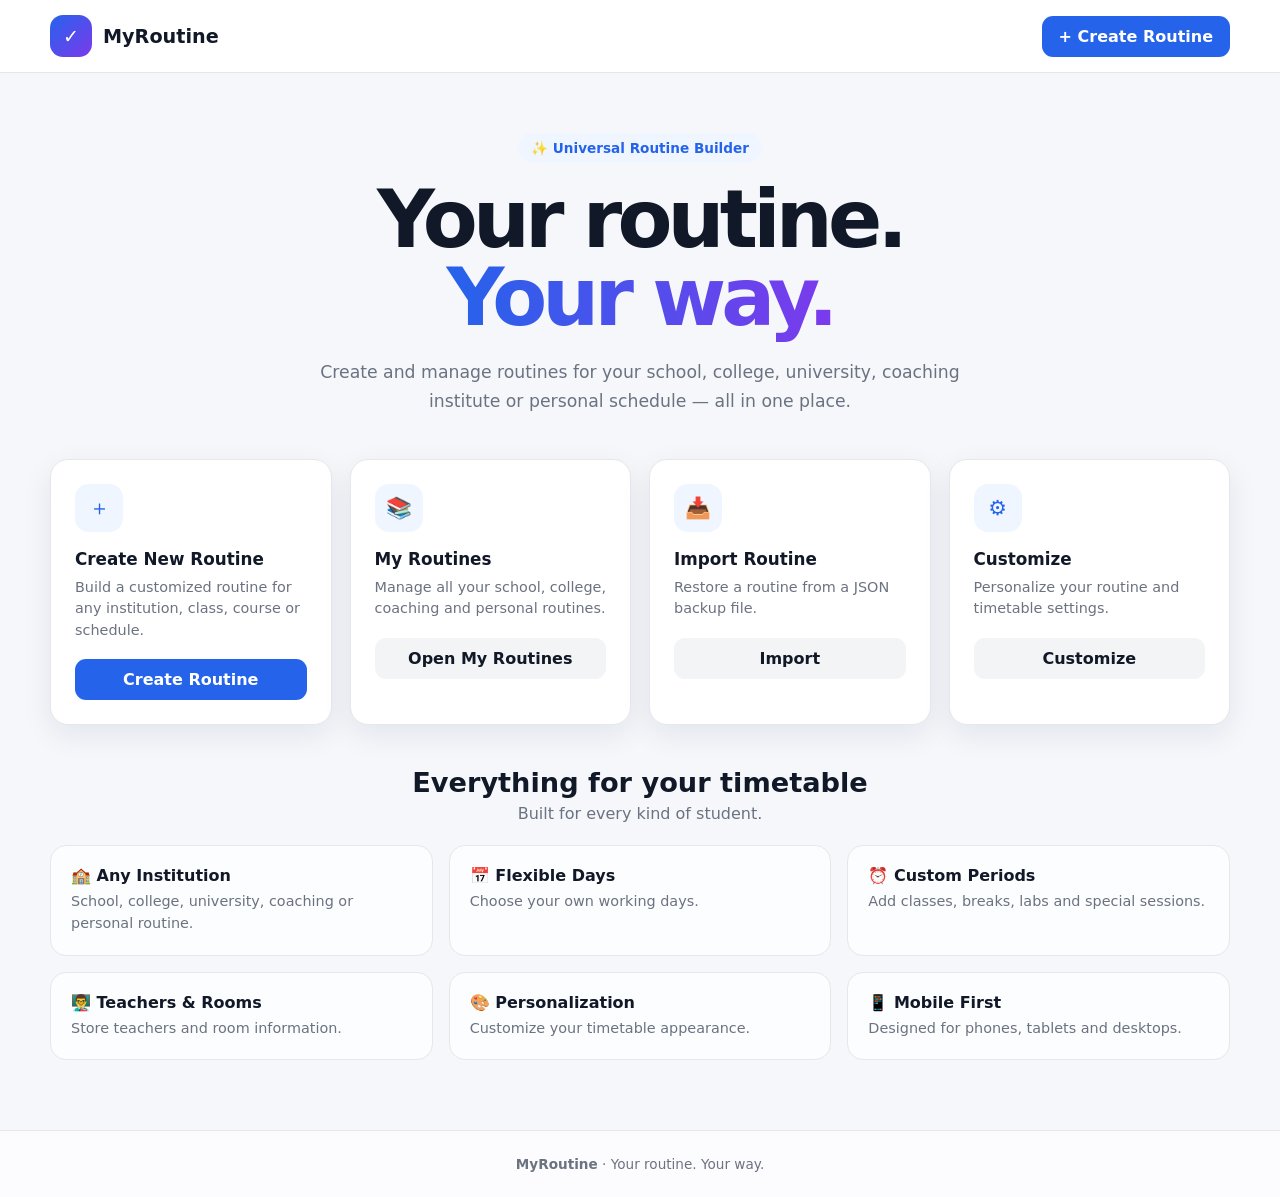
<file: MyRoutine_index.html>
<!DOCTYPE html>
<html lang="en">
<head>
<meta charset="UTF-8">
<meta name="viewport" content="width=device-width, initial-scale=1.0">
<meta name="theme-color" content="#111827">
<meta name="description" content="MyRoutine — Create and manage routines for school, college, university, coaching and personal schedules.">
<title>MyRoutine — Your Routine. Your Way.</title>
<style>
*{box-sizing:border-box;margin:0;padding:0}body{min-height:100vh;font-family:Inter,system-ui,-apple-system,BlinkMacSystemFont,"Segoe UI",sans-serif;background:#f5f7fb;color:#111827}button,input,select{font:inherit}button{cursor:pointer}.app{min-height:100vh;display:flex;flex-direction:column}.header{position:sticky;top:0;z-index:50;background:rgba(255,255,255,.92);backdrop-filter:blur(16px);border-bottom:1px solid #e5e7eb}.header-inner{width:min(1180px,calc(100% - 32px));min-height:72px;margin:auto;display:flex;align-items:center;justify-content:space-between}.brand{display:flex;align-items:center;gap:11px;font-size:1.2rem;font-weight:800}.brand-icon{width:42px;height:42px;border-radius:13px;display:grid;place-items:center;color:#fff;background:linear-gradient(135deg,#2563eb,#7c3aed)}main{width:min(1180px,calc(100% - 32px));margin:auto;flex:1;padding:40px 0 70px}.hero{text-align:center;max-width:800px;margin:20px auto 42px}.hero-badge{display:inline-flex;padding:7px 13px;border-radius:999px;background:#eff6ff;color:#2563eb;font-size:.85rem;font-weight:700;margin-bottom:18px}.hero h1{font-size:clamp(2.6rem,7vw,5rem);line-height:.98;letter-spacing:-.06em;margin-bottom:20px}.gradient-text{background:linear-gradient(90deg,#2563eb,#7c3aed);-webkit-background-clip:text;background-clip:text;color:transparent}.hero p{color:#6b7280;font-size:1.08rem;line-height:1.7;max-width:680px;margin:auto}.btn{border:0;border-radius:11px;padding:11px 17px;font-weight:700}.btn-primary{background:#2563eb;color:#fff}.btn-primary:hover{background:#1d4ed8}.btn-secondary{background:#f3f4f6;color:#111827}.btn-danger{background:#fee2e2;color:#dc2626}.cards{display:grid;grid-template-columns:repeat(4,1fr);gap:18px;margin-bottom:42px}.card,.routine-card{background:#fff;border:1px solid #e5e7eb;border-radius:18px;box-shadow:0 10px 30px rgba(15,23,42,.08);padding:24px}.action-card{transition:transform .2s}.action-card:hover{transform:translateY(-4px)}.card-icon{width:48px;height:48px;display:grid;place-items:center;border-radius:14px;background:#eff6ff;color:#2563eb;font-size:1.3rem;margin-bottom:17px}.action-card h2{font-size:1.05rem;margin-bottom:8px}.action-card p{color:#6b7280;font-size:.9rem;line-height:1.5}.action-card button{width:100%;margin-top:18px}.section-title{text-align:center;margin-bottom:22px}.section-title h2{font-size:1.7rem;margin-bottom:6px}.section-title p{color:#6b7280}.features{display:grid;grid-template-columns:repeat(3,1fr);gap:16px}.feature{background:rgba(255,255,255,.75);border:1px solid #e5e7eb;border-radius:16px;padding:20px}.feature strong{display:block;margin-bottom:6px}.feature span{color:#6b7280;font-size:.9rem;line-height:1.5}.dashboard{display:none}.dashboard.active{display:block}.home.hidden{display:none}.welcome{margin-bottom:22px}.welcome h2{font-size:1.8rem;margin-bottom:5px}.welcome p{color:#6b7280}.routine-top{display:flex;align-items:flex-start;justify-content:space-between;gap:15px}.routine-title{display:flex;gap:15px;align-items:center}.routine-logo{width:52px;height:52px;border-radius:15px;display:grid;place-items:center;background:#eff6ff;color:#2563eb;font-size:1.4rem}.routine-title h3{margin-bottom:4px}.routine-title p{color:#6b7280;font-size:.9rem}.routine-actions{display:flex;gap:8px;flex-wrap:wrap}.routine-info{display:flex;gap:8px;flex-wrap:wrap;margin-top:20px}.tag{padding:6px 10px;border-radius:999px;background:#f3f4f6;color:#4b5563;font-size:.8rem;font-weight:600}.empty{text-align:center;padding:50px 20px;background:#fff;border:1px dashed #cbd5e1;border-radius:18px}.empty-icon{font-size:2.5rem;margin-bottom:15px}.empty h3{margin-bottom:8px}.empty p{color:#6b7280;margin-bottom:20px}.modal-backdrop{position:fixed;inset:0;z-index:100;display:none;align-items:center;justify-content:center;padding:18px;background:rgba(15,23,42,.55);backdrop-filter:blur(5px)}.modal-backdrop.open{display:flex}.modal{width:min(650px,100%);max-height:90vh;overflow:auto;background:#fff;border-radius:22px;padding:26px;box-shadow:0 30px 80px rgba(0,0,0,.25)}.modal-header{display:flex;justify-content:space-between;gap:15px;margin-bottom:24px}.modal-header h2{font-size:1.5rem}.modal-header p{color:#6b7280;margin-top:5px}.close{width:38px;height:38px;border:0;border-radius:10px;background:#f3f4f6;font-size:1.2rem}.form-grid{display:grid;grid-template-columns:1fr 1fr;gap:16px}.field{display:flex;flex-direction:column;gap:7px}.field.full{grid-column:1/-1}.field label{font-size:.86rem;font-weight:700}.field input,.field select{width:100%;padding:12px;border:1px solid #e5e7eb;border-radius:11px;background:#fff;outline:none}.field input:focus,.field select:focus{border-color:#2563eb;box-shadow:0 0 0 3px rgba(37,99,235,.1)}.modal-actions{display:flex;justify-content:flex-end;gap:10px;margin-top:25px}footer{border-top:1px solid #e5e7eb;background:rgba(255,255,255,.7);padding:25px 16px;text-align:center;color:#6b7280;font-size:.85rem}@media(max-width:900px){.cards{grid-template-columns:repeat(2,1fr)}.features{grid-template-columns:repeat(2,1fr)}}@media(max-width:600px){.header-inner{min-height:64px}.header-actions{display:none}main{padding-top:28px}.hero h1{font-size:3.2rem}.cards,.features{grid-template-columns:1fr}.card,.routine-card{padding:20px}.form-grid{grid-template-columns:1fr}.field.full{grid-column:auto}.routine-top{flex-direction:column}.routine-actions{width:100%}.routine-actions .btn{flex:1}.modal{padding:20px}}
</style>
</head>
<body>
<div class="app">
<header class="header"><div class="header-inner"><div class="brand"><div class="brand-icon">✓</div><span>MyRoutine</span></div><div class="header-actions"><button class="btn btn-primary" onclick="openCreateModal()">+ Create Routine</button></div></div></header>
<main>
<section id="home" class="home">
<div class="hero"><div class="hero-badge">✨ Universal Routine Builder</div><h1>Your routine.<br><span class="gradient-text">Your way.</span></h1><p>Create and manage routines for your school, college, university, coaching institute or personal schedule — all in one place.</p></div>
<div class="cards">
<article class="card action-card"><div class="card-icon">＋</div><h2>Create New Routine</h2><p>Build a customized routine for any institution, class, course or schedule.</p><button class="btn btn-primary" onclick="openCreateModal()">Create Routine</button></article>
<article class="card action-card"><div class="card-icon">📚</div><h2>My Routines</h2><p>Manage all your school, college, coaching and personal routines.</p><button class="btn btn-secondary" onclick="showDashboard()">Open My Routines</button></article>
<article class="card action-card"><div class="card-icon">📥</div><h2>Import Routine</h2><p>Restore a routine from a JSON backup file.</p><button class="btn btn-secondary" onclick="document.getElementById('importInput').click()">Import</button></article>
<article class="card action-card"><div class="card-icon">⚙️</div><h2>Customize</h2><p>Personalize your routine and timetable settings.</p><button class="btn btn-secondary" onclick="showDashboard()">Customize</button></article>
</div>
<div class="section-title"><h2>Everything for your timetable</h2><p>Built for every kind of student.</p></div>
<div class="features"><div class="feature"><strong>🏫 Any Institution</strong><span>School, college, university, coaching or personal routine.</span></div><div class="feature"><strong>📅 Flexible Days</strong><span>Choose your own working days.</span></div><div class="feature"><strong>⏰ Custom Periods</strong><span>Add classes, breaks, labs and special sessions.</span></div><div class="feature"><strong>👨‍🏫 Teachers & Rooms</strong><span>Store teachers and room information.</span></div><div class="feature"><strong>🎨 Personalization</strong><span>Customize your timetable appearance.</span></div><div class="feature"><strong>📱 Mobile First</strong><span>Designed for phones, tablets and desktops.</span></div></div>
</section>
<section id="dashboard" class="dashboard"><div class="welcome"><h2>My Routines</h2><p>Manage all your routines from one place.</p></div><div id="routineList"></div></section>
</main>
<footer><strong>MyRoutine</strong> · Your routine. Your way.</footer>
</div>
<div class="modal-backdrop" id="createModal"><div class="modal"><div class="modal-header"><div><h2>Create New Routine</h2><p>Start by telling us about your routine.</p></div><button class="close" onclick="closeCreateModal()">×</button></div>
<form id="routineForm"><div class="form-grid">
<div class="field full"><label>Routine Name</label><input id="routineName" type="text" placeholder="e.g. My College Routine" required></div>
<div class="field full"><label>Institution Type</label><select id="institutionType" required><option value="">Select type</option><option>School</option><option>College</option><option>University</option><option>Coaching Institute</option><option>Training Institute</option><option>Personal</option><option>Other</option></select></div>
<div class="field full"><label>Institution Name</label><input id="institutionName" type="text" placeholder="e.g. Gurucharan University" required></div>
<div class="field"><label>Class / Course</label><input id="courseName" type="text" placeholder="e.g. Class 11 Science"></div>
<div class="field"><label>Section / Semester</label><input id="section" type="text" placeholder="e.g. Section A"></div>
<div class="field"><label>Academic Session</label><input id="session" type="text" placeholder="e.g. 2026-27"></div>
<div class="field"><label>Week Starts On</label><select id="weekStart"><option>Monday</option><option>Sunday</option></select></div>
</div><div class="modal-actions"><button type="button" class="btn btn-secondary" onclick="closeCreateModal()">Cancel</button><button type="submit" class="btn btn-primary">Create & Continue →</button></div></form>
</div></div>
<input id="importInput" type="file" accept=".json,application/json" hidden>
<script src="myroutine.js"></script>
<script>
const createModal=document.getElementById("createModal");
function openCreateModal(){createModal.classList.add("open");document.body.style.overflow="hidden"}
function closeCreateModal(){createModal.classList.remove("open");document.body.style.overflow=""}
createModal.addEventListener("click",e=>{if(e.target===createModal)closeCreateModal()});
function showDashboard(){document.getElementById("home").classList.add("hidden");document.getElementById("dashboard").classList.add("active");renderRoutineList()}
function renderRoutineList(){
const c=document.getElementById("routineList");
if(!window.MyRoutine||!window.MyRoutine.state){c.innerHTML='<div class="empty"><div class="empty-icon">⏳</div><h3>Loading routines...</h3></div>';return}
const rs=window.MyRoutine.state.data?.routines||[];
if(!rs.length){c.innerHTML='<div class="empty"><div class="empty-icon">📅</div><h3>No routines yet</h3><p>Create your first routine to get started.</p><button class="btn btn-primary" onclick="openCreateModal()">+ Create My First Routine</button></div>';return}
c.innerHTML=rs.map(r=>`<article class="routine-card"><div class="routine-top"><div class="routine-title"><div class="routine-logo">📅</div><div><h3>${esc(r.name)}</h3><p>${esc(r.institution?.name||"My Institution")}</p></div></div><div class="routine-actions"><button class="btn btn-primary" onclick="openRoutine('${esc(r.id)}')">Open</button><button class="btn btn-secondary" onclick="duplicateRoutine('${esc(r.id)}')">Duplicate</button><button class="btn btn-danger" onclick="removeRoutine('${esc(r.id)}')">Delete</button></div></div><div class="routine-info"><span class="tag">${esc(r.institution?.type||"Other")}</span><span class="tag">${esc(r.academic?.course||"No course")}</span><span class="tag">${esc(r.academic?.session||"No session")}</span><span class="tag">${(r.periods||[]).length} periods</span><span class="tag">${(r.subjects||[]).length} subjects</span></div></article>`).join("");
}
document.getElementById("routineForm").addEventListener("submit",e=>{e.preventDefault();window.MyRoutine.createRoutine({name:document.getElementById("routineName").value.trim(),institutionType:document.getElementById("institutionType").value,institutionName:document.getElementById("institutionName").value.trim(),course:document.getElementById("courseName").value.trim(),section:document.getElementById("section").value.trim(),session:document.getElementById("session").value.trim(),weekStart:document.getElementById("weekStart").value});closeCreateModal();e.target.reset();showDashboard()});
function removeRoutine(id){if(confirm("Delete this routine?")){window.MyRoutine.deleteRoutine(id);renderRoutineList()}}
function duplicateRoutine(id){window.MyRoutine.duplicateRoutine(id);renderRoutineList()}
function openRoutine(id){window.MyRoutine.state.activeRoutineId=id;window.MyRoutine.saveRoutines();const r=window.MyRoutine.getActiveRoutine();if(r)alert("Routine selected: "+r.name+"

The full timetable editor will be added in the next phase.")}
function esc(v){return String(v??"").replaceAll("&","&amp;").replaceAll("<","&lt;").replaceAll(">","&gt;").replaceAll('"',"&quot;").replaceAll("'","&#039;")}
document.getElementById("importInput").addEventListener("change",async e=>{const f=e.target.files[0];if(!f)return;try{await window.MyRoutine.importRoutineFile(f);alert("Routine imported successfully! 🎉");showDashboard()}catch(err){alert("Import failed. Please select a valid MyRoutine JSON file.");console.error(err)}e.target.value=""});
document.addEventListener("myroutine:ready",()=>console.log("MyRoutine engine ready."));
document.addEventListener("keydown",e=>{if(e.key==="Escape")closeCreateModal()});
</script>
</body>
</html>
</file>
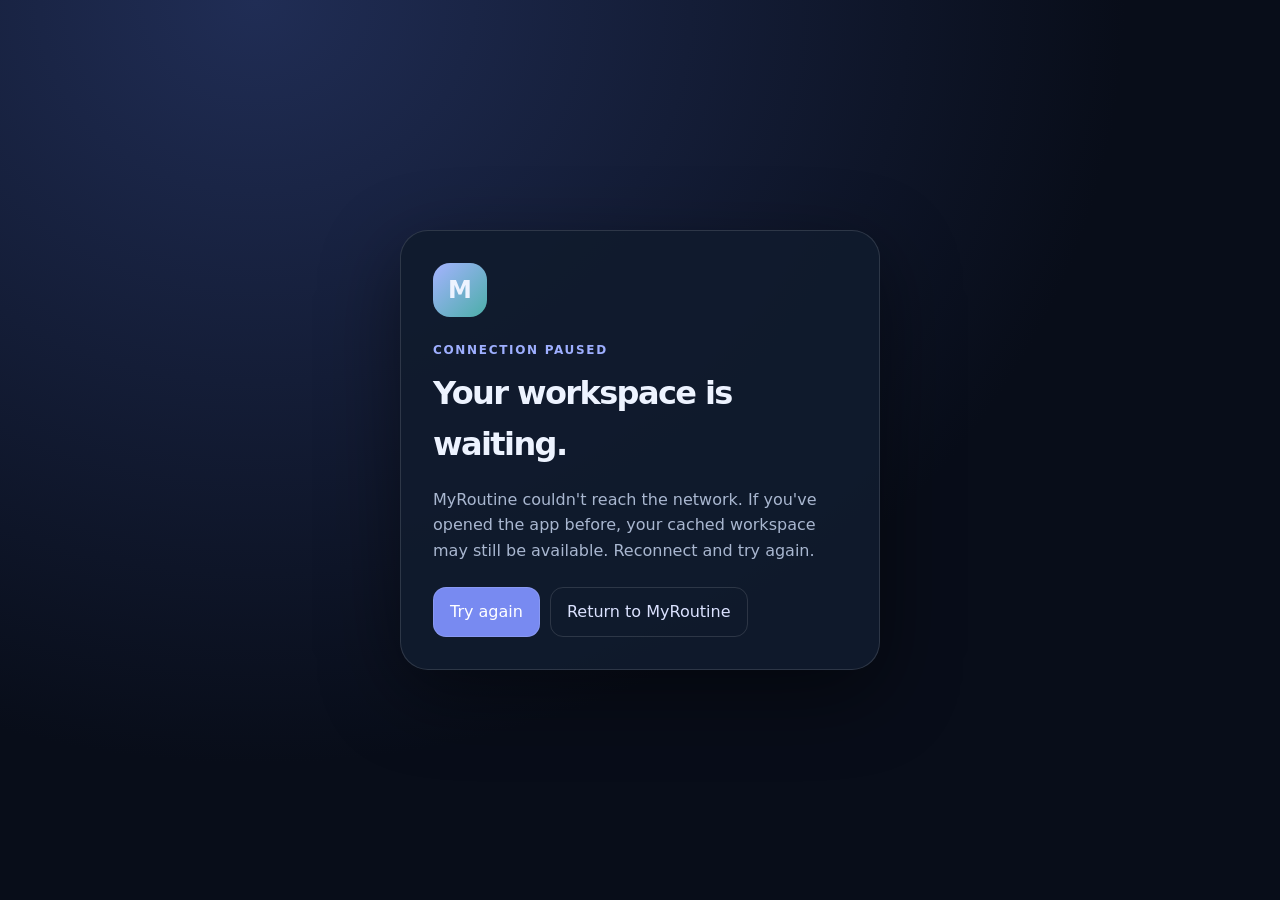
<file: offline.html>
<!doctype html><html lang="en"><head><meta charset="utf-8"><meta name="viewport" content="width=device-width,initial-scale=1,viewport-fit=cover"><meta name="theme-color" content="#080d19"><title>You're offline · MyRoutine</title><style>*{box-sizing:border-box}body{margin:0;min-height:100vh;display:grid;place-items:center;padding:24px;background:radial-gradient(ellipse at 20% 0%,#202d55,#080d19 60%);color:#edf3ff;font:16px/1.6 Inter,system-ui,sans-serif}.card{width:min(100%,480px);padding:32px;border:1px solid #ffffff20;border-radius:28px;background:#111b2eee;box-shadow:0 24px 80px #0007}.mark{width:54px;height:54px;display:grid;place-items:center;border-radius:17px;background:linear-gradient(135deg,#a5b3ff,#4baea8);font-weight:900;font-size:24px}.eyebrow{margin:24px 0 8px;color:#9eafff;font-size:12px;font-weight:800;letter-spacing:.14em;text-transform:uppercase}h1{margin:0;font-size:32px;letter-spacing:-.05em}p{color:#a9b7d0}.actions{display:flex;gap:10px;flex-wrap:wrap;margin-top:24px}button,a{border:1px solid #ffffff20;border-radius:13px;padding:11px 16px;background:#788af1;color:white;font:inherit;text-decoration:none;cursor:pointer}a{background:transparent;color:#dbe2ff}</style></head><body><main class="card"><div class="mark">M</div><div class="eyebrow">Connection paused</div><h1>Your workspace is waiting.</h1><p>MyRoutine couldn't reach the network. If you've opened the app before, your cached workspace may still be available. Reconnect and try again.</p><div class="actions"><button onclick="location.reload()">Try again</button><a href="/">Return to MyRoutine</a></div></main></body></html>
</file>
